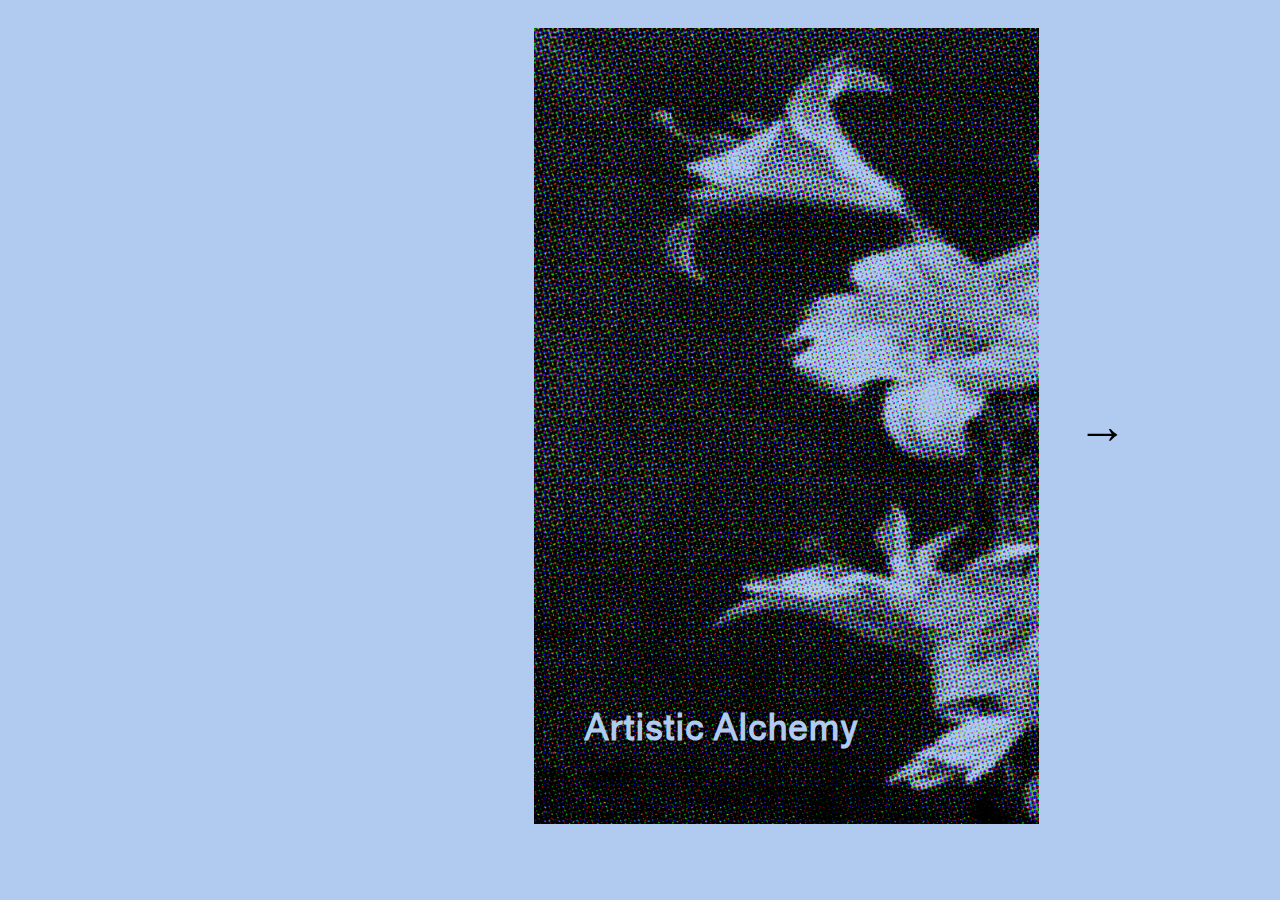
<file: index.html>
<html lang="en">
<head>
    <meta charset="UTF-8">
    <meta http-equiv="X-UA-Compatible" content="IE=edge">
    <meta name="viewport" content="width=device-width, initial-scale=1.0">
    <title>zine</title>
    <link href="styles.css" rel="stylesheet">
</head>
<body>
    <div class="container">
        <!-- <div id="prev">
            <a href="index.html"> < </a>
        </div> -->
        <div id="left-page">
            
        </div>
        <div id="right-page" class="cover" style="background-image: url(images/lily.png); background-repeat: no-repeat; background-size: cover;">
            <h1 class="title">Artistic Alchemy</h1>
        </div>
        <div id="next">
            <a href="pages/archive/index.html"> → </a>
        </div>
    </div>
</body>
</html>
</file>
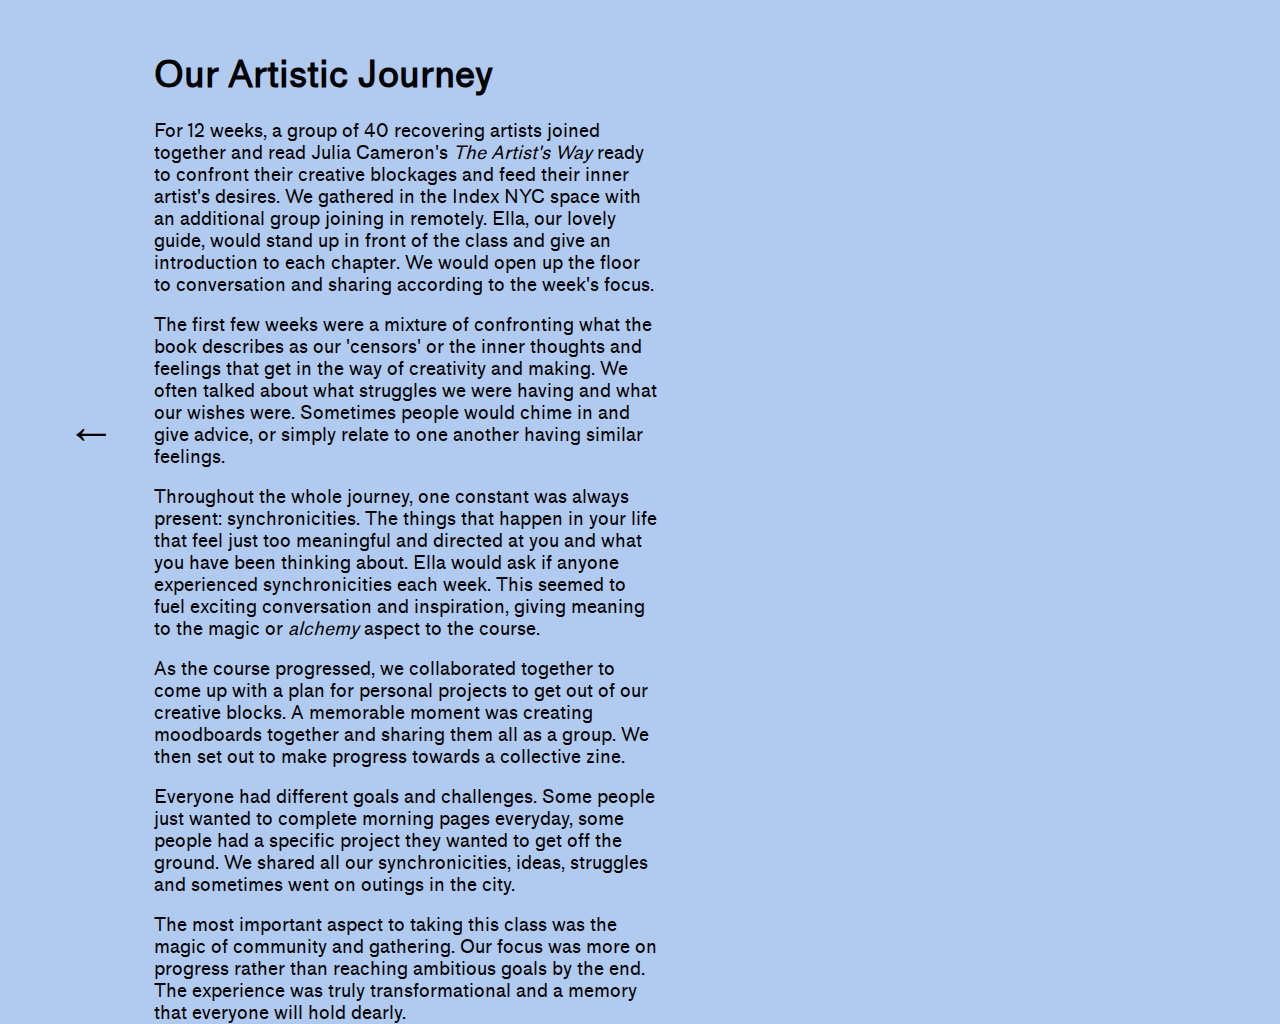
<file: pages/about/index.html>
<html lang="en">
<head>
    <meta charset="UTF-8">
    <meta http-equiv="X-UA-Compatible" content="IE=edge">
    <meta name="viewport" content="width=device-width, initial-scale=1.0">
    <title>zine</title>
    <link href="../../styles.css" rel="stylesheet">
</head>
<body>
    <div class="container">
        <div id="prev">
            <a href="../archive/index.html"> ← </a>
        </div>
        <div id="left-page">
            <div class="about-page">
                <h1>Our Artistic Journey</h1>
                <p>For 12 weeks, a group of 40 recovering artists joined together and read Julia Cameron's <em>The Artist's Way</em> ready to confront their creative blockages and feed their inner artist's desires. We gathered in the Index NYC space with an additional group joining in remotely. Ella, our lovely guide, would stand up in front of the class and give an introduction to each chapter. We would open up the floor to conversation and sharing according to the week's focus.</p>
                <p>The first few weeks were a mixture of confronting what the book describes as our 'censors' or the inner thoughts and feelings that get in the way of creativity and making. We often talked about what struggles we were having and what our wishes were. Sometimes people would chime in and give advice, or simply relate to one another having similar feelings.</p>
                <p>Throughout the whole journey, one constant was always present: synchronicities. The things that happen in your life that feel just too meaningful and directed at you and what you have been thinking about. Ella would ask if anyone experienced synchronicities each week. This seemed to fuel exciting conversation and inspiration, giving meaning to the magic or <em>alchemy</em> aspect to the course.</p>
                <p>As the course progressed, we collaborated together to come up with a plan for personal projects to get out of our creative blocks. A memorable moment was creating moodboards together and sharing them all as a group. We then set out to make progress towards a collective zine.</p>
                <p>Everyone had different goals and challenges. Some people just wanted to complete morning pages everyday, some people had a specific project they wanted to get off the ground. We shared all our synchronicities, ideas, struggles and sometimes went on outings in the city.</p>
                <p>The most important aspect to taking this class was the magic of community and gathering. Our focus was more on progress rather than reaching ambitious goals by the end. The experience was truly transformational and a memory that everyone will hold dearly.</p>
            </div>
        </div>
        <div id="right-page">

        </div>
        <!-- <div id="next">
            <a href="page2.html"> > </a>
        </div> -->
    </div>
</body>
</html>
</file>
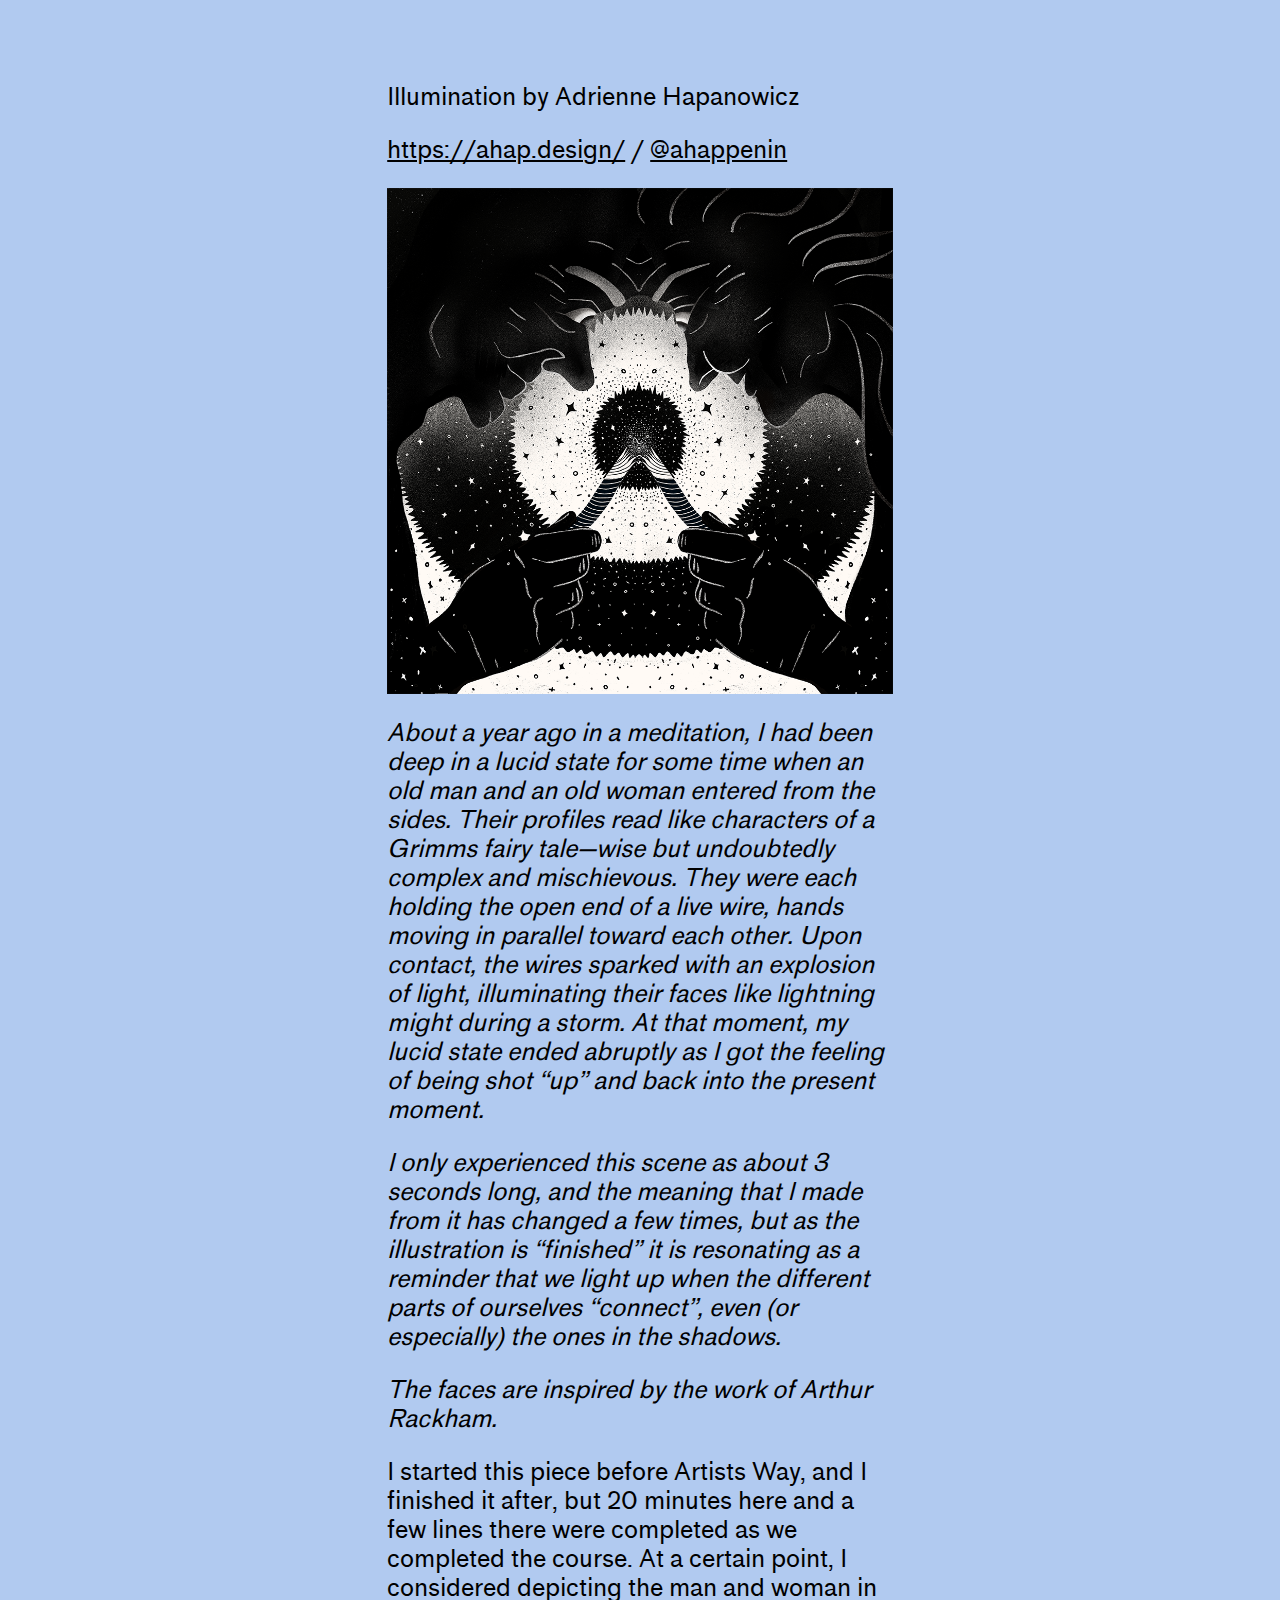
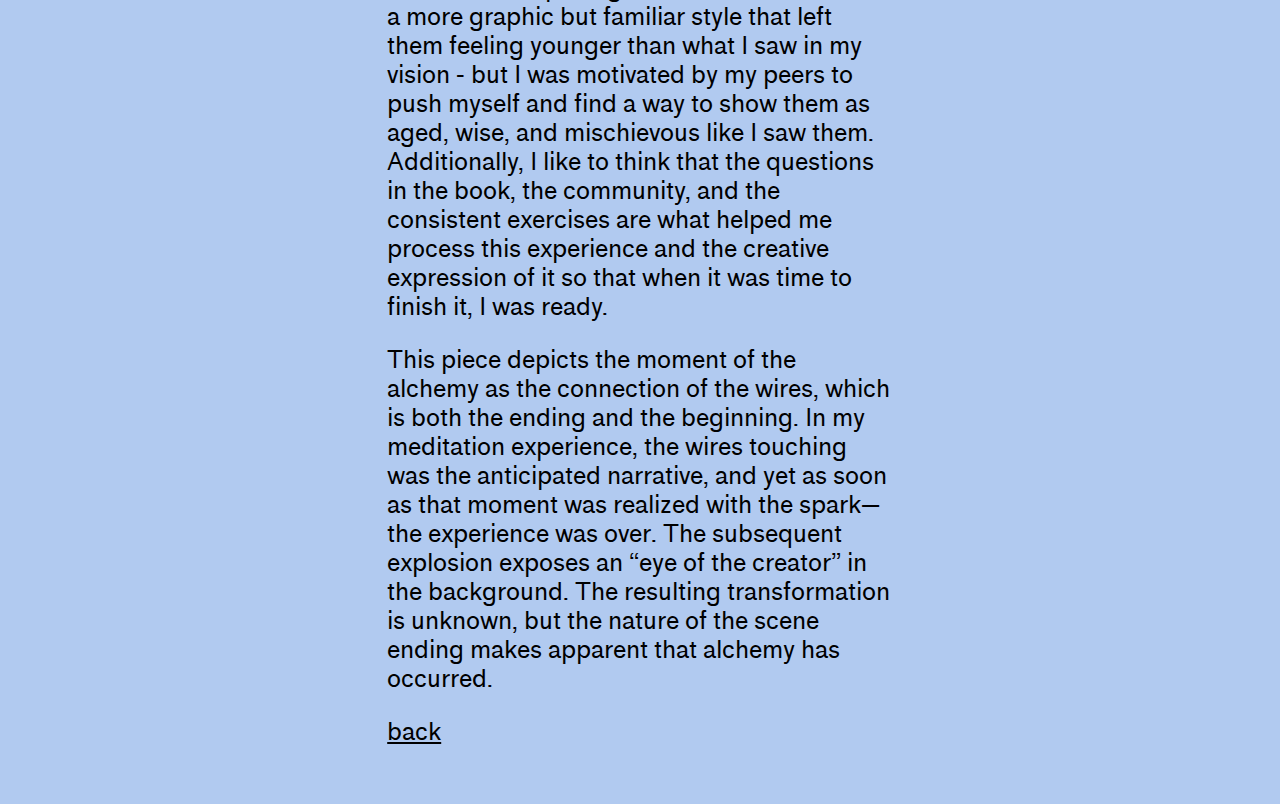
<file: pages/archive/pages/addrienne.html>
<html lang="en">
<head>
    <meta charset="UTF-8">
    <meta name="viewport" content="width=device-width, initial-scale=1.0">
    <title>Illumination by Adrienne Hapanowicz</title>

    <link rel="stylesheet" href="styles.css">
</head>
<body>
    <div class="container">
        <p> Illumination by Adrienne Hapanowicz</p>
        <p><a href="https://ahap.design/">https://ahap.design/</a> / <a href="https://www.instagram.com/ahappenin/">@ahappenin</a></p>
        <img src="../../../images/adrienne.png" alt="" width="100%">
        <p><em>About a year ago in a meditation, I had been deep in a lucid state for some time when an old man and an old woman entered from the sides. Their profiles read like characters of a Grimms fairy tale—wise but undoubtedly complex and mischievous. They were each holding the open end of a live wire, hands moving in parallel toward each other. Upon contact, the wires sparked with an explosion of light, illuminating their faces like lightning might during a storm. At that moment, my lucid state ended abruptly as I got the feeling of being shot “up” and back into the present moment. </em></p>
        <p><em>I only experienced this scene as about 3 seconds long, and the meaning that I made from it has changed a few times, but as the illustration is “finished” it is resonating as a reminder that we light up when the different parts of ourselves “connect”, even (or especially) the ones in the shadows.</em></p>
        <p><em>The faces are inspired by the work of Arthur Rackham.</em></p>

        <p>I started this piece before Artists Way, and I finished it after, but 20 minutes here and a few lines there were completed as we completed the course. At a certain point, I considered depicting the man and woman in a more graphic but familiar style that left them feeling younger than what I saw in my vision - but I was motivated by my peers to push myself and find a way to show them as aged, wise, and mischievous like I saw them. Additionally, I like to think that the questions in the book, the community, and the consistent exercises are what helped me process this experience and the creative expression of it so that when it was time to finish it, I was ready.</p>
        <p>This piece depicts the moment of the alchemy as the connection of the wires, which is both the ending and the beginning. In my meditation experience, the wires touching was the anticipated narrative, and yet as soon as that moment was realized with the spark—the experience was over. The subsequent explosion exposes an “eye of the creator” in the background. The resulting transformation is unknown, but the nature of the scene ending makes apparent that alchemy has occurred.</p>

        <a style="text-align: center" href="../index.html">back</a>
    </div>
</body>
</html>
</file>
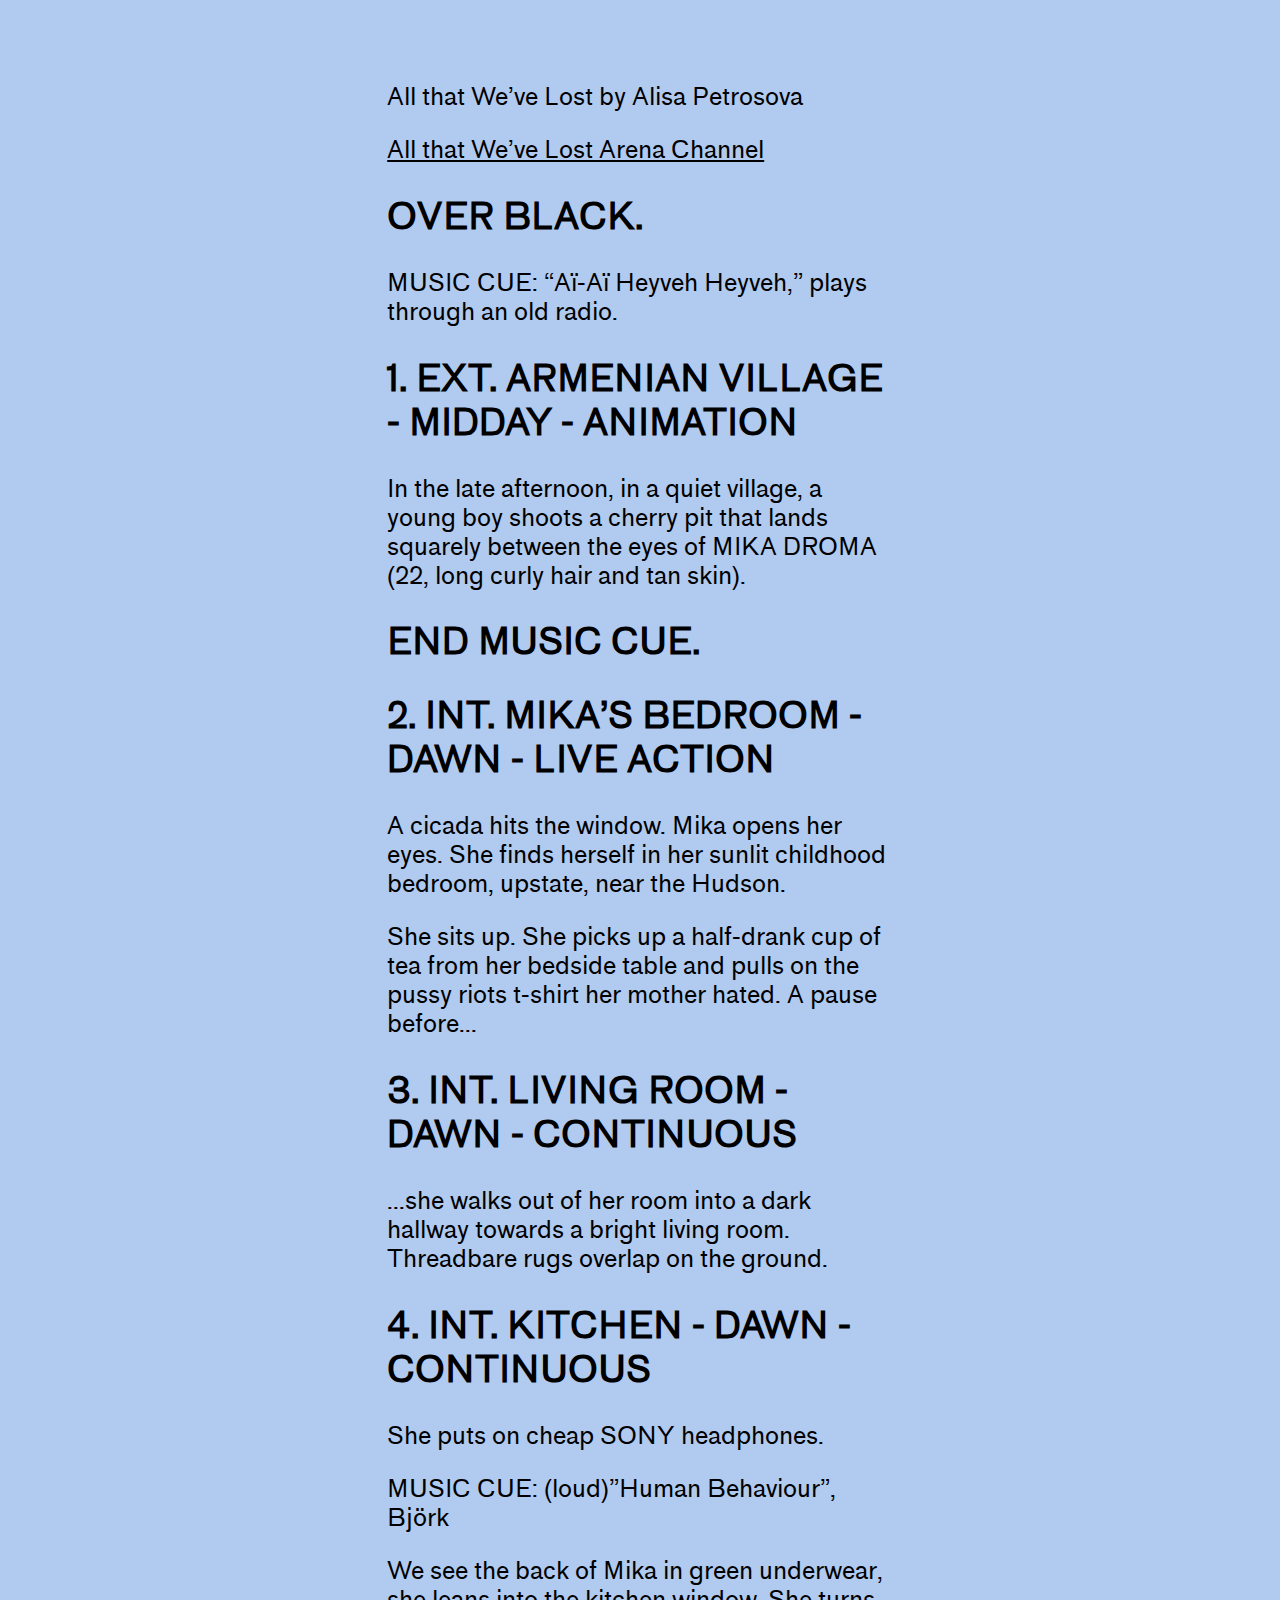
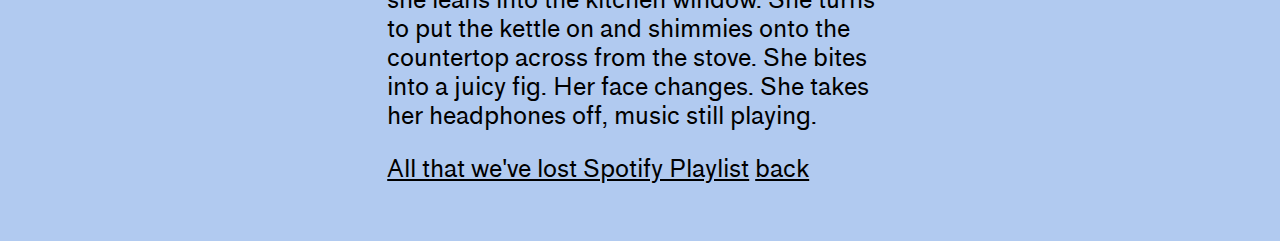
<file: pages/archive/pages/alisa.html>
<html lang="en">
<head>
    <meta charset="UTF-8">
    <meta name="viewport" content="width=device-width, initial-scale=1.0">
    <title> All that We’ve Lost by Alisa Petrosova</title>

    <link rel="stylesheet" href="styles.css">
</head>
<body>
    <div class="container">
        <p> All that We’ve Lost by Alisa Petrosova</p>
        <a href="https://www.are.na/alisa-petrosova/allthatwe-velost">All that We’ve Lost Arena Channel</a>
        <h2>OVER BLACK.</h2>
        <p>MUSIC CUE: “Aï-Aï Heyveh Heyveh,” plays through an old radio.</p>

        <h2>1. EXT. ARMENIAN VILLAGE - MIDDAY - ANIMATION</h2>
        <p>In the late afternoon, in a quiet village, a young boy shoots a cherry pit that lands squarely between the eyes of MIKA DROMA (22, long curly hair and tan skin).</p>
        <h2>END MUSIC CUE.</h2>
        <h2>2. INT. MIKA’S BEDROOM - DAWN - LIVE ACTION</h2>
        <p>A cicada hits the window. Mika opens her eyes. She finds herself in her sunlit childhood bedroom, upstate, near the Hudson. </p>
        <p>She sits up. She picks up a half-drank cup of tea from her bedside table and pulls on the pussy riots t-shirt her mother hated. A pause before...</p>
        <h2>3. INT. LIVING ROOM - DAWN - CONTINUOUS</h2>
        <p>...she walks out of her room into a dark hallway towards a bright living room. Threadbare rugs overlap on the ground. </p>
        <h2>4. INT. KITCHEN - DAWN - CONTINUOUS</h2>
        <p>She puts on cheap SONY headphones.</p>
        <p>MUSIC CUE: (loud)”Human Behaviour”, Björk</p>
        <p>We see the back of Mika in green underwear, she leans into the kitchen window. She turns to put the kettle on and shimmies onto the countertop across from the stove. She bites into a juicy fig. Her face changes. She takes her headphones off, music still playing.</p>
        <a href="https://open.spotify.com/playlist/0cHx6EYPA2QrJ3yJZSwJWo?si=fc2c2e17b0e141b1">All that we've lost Spotify Playlist</a>



        <a style="text-align: center" href="../index.html">back</a>
    </div>
</body>
</html>
</file>
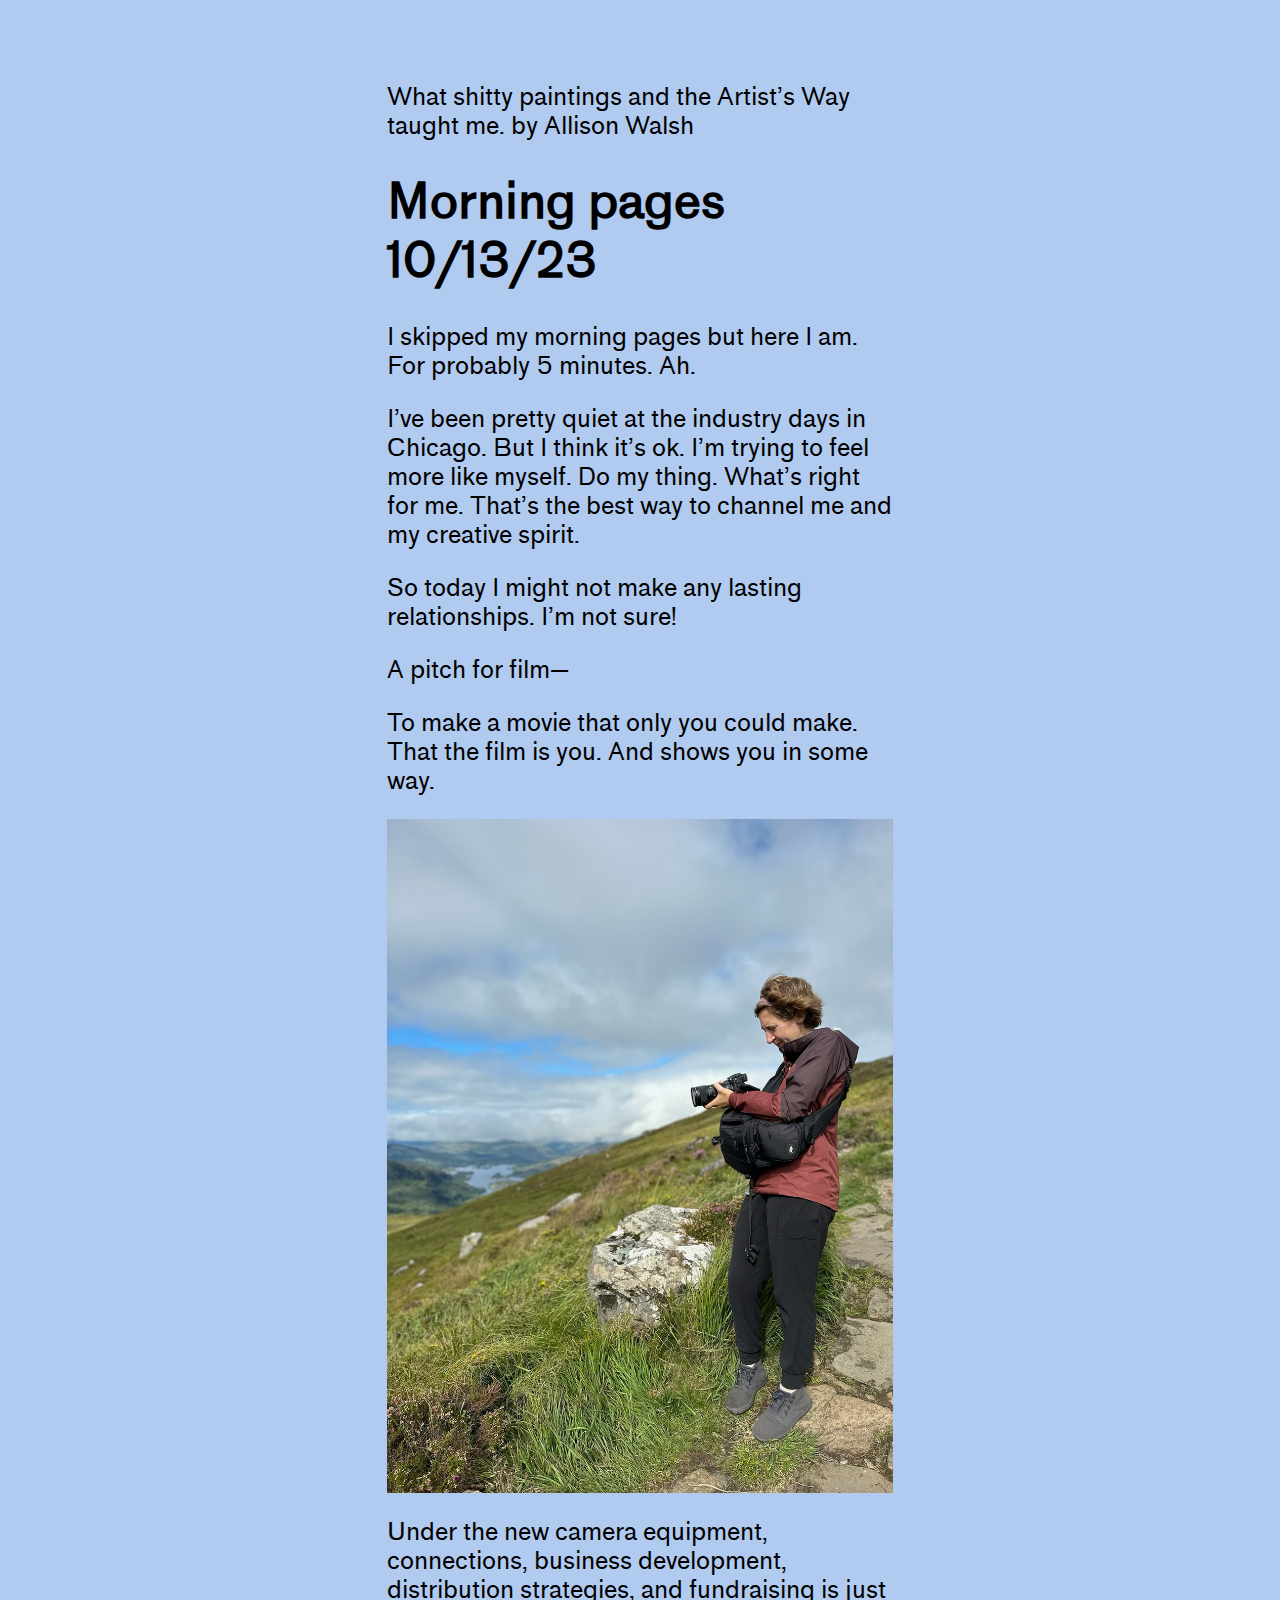
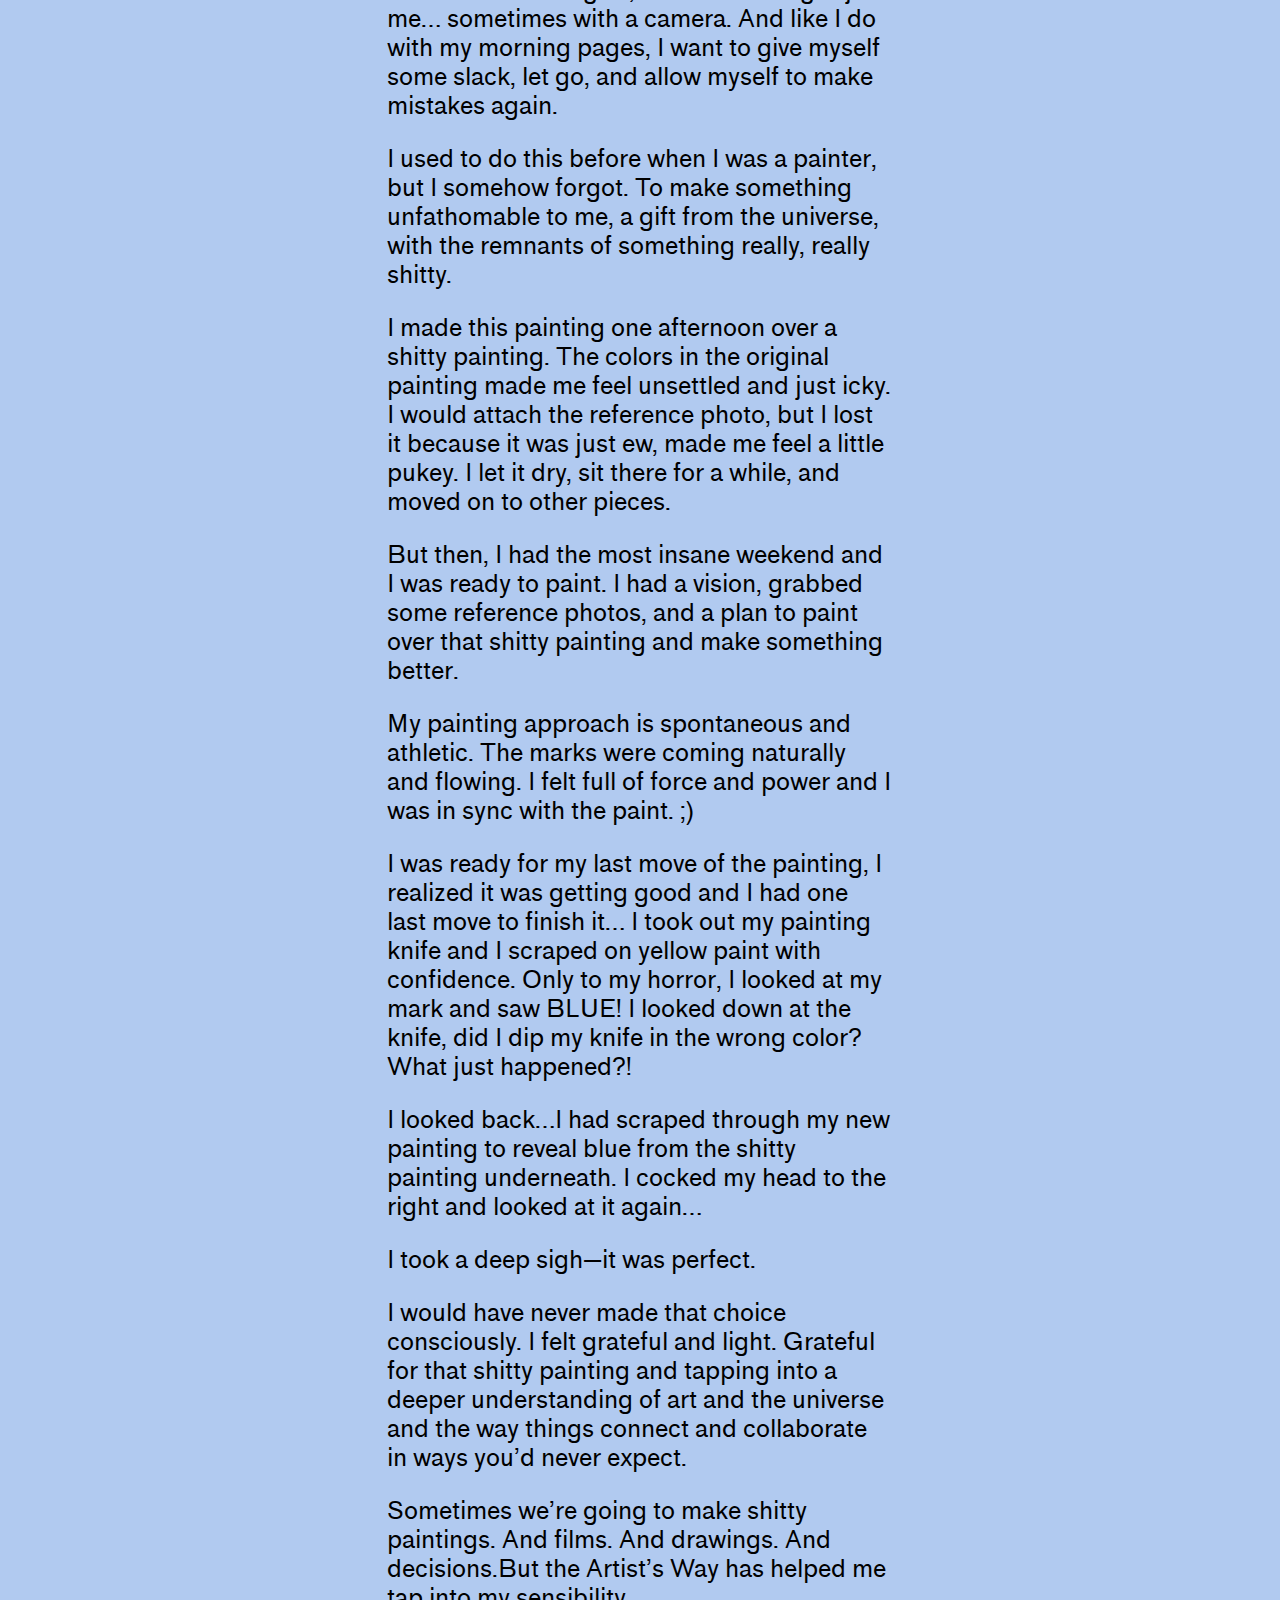
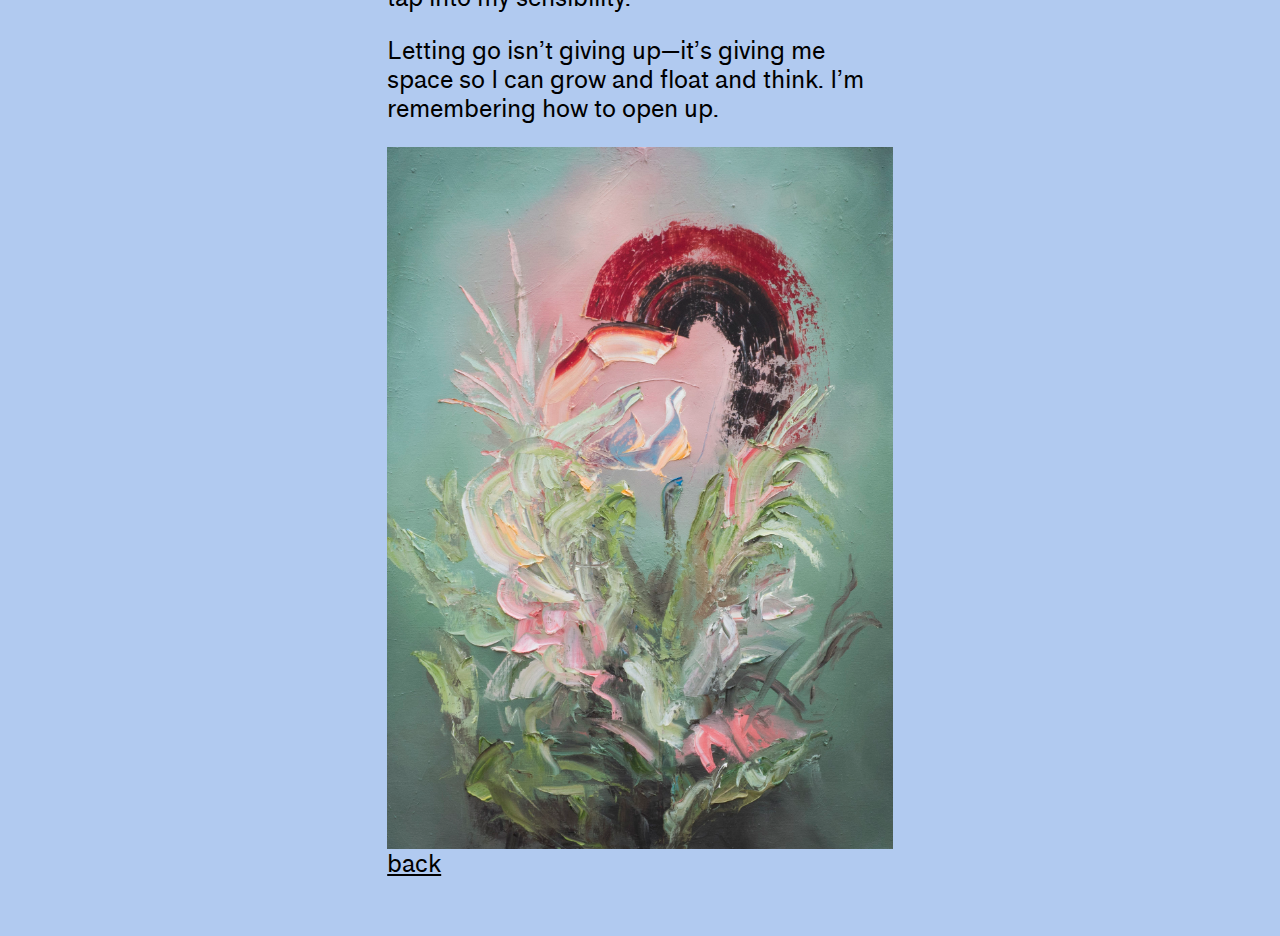
<file: pages/archive/pages/allison.html>
<html lang="en">
<head>
    <meta charset="UTF-8">
    <meta name="viewport" content="width=device-width, initial-scale=1.0">
    <title>What shitty paintings and the Artist’s Way taught me. by Allison Walsh</title>

    <link rel="stylesheet" href="styles.css">
</head>
<body>
    <div class="container">
        <p>What shitty paintings and the Artist’s Way taught me. by Allison Walsh </p>
        <h1>Morning pages 10/13/23 </h1>
        <p>I skipped my morning pages but here I am. For probably 5 minutes. Ah.</p>
        <p>I’ve been pretty quiet at the industry days in Chicago. But I think it’s ok. I’m trying to feel more like myself. Do my thing. What’s right for me. That’s the best way to channel me and my creative spirit.</p>
        <p>So today I might not make any lasting relationships. I’m not sure!</p>
        <p>A pitch for film—</p>
        <p>To make a movie that only you could make. That the film is you. And shows you in some way.</p>
        <img width="100%" src="../../../images/allison_camera.png">
        <p>Under the new camera equipment, connections, business development, distribution strategies, and fundraising is just me… sometimes with a camera. And like I do with my morning pages, I want to give myself some slack, let go, and allow myself to make mistakes again. </p>
        <p>I used to do this before when I was a painter, but I somehow forgot. To make something unfathomable to me, a gift from the universe, with the remnants of something really, really shitty. 
        </p>
        <p>I made this painting one afternoon over a shitty painting. The colors in the original painting made me feel unsettled and just icky. I would attach the reference photo, but I lost it because it was just ew, made me feel a little pukey. I let it dry, sit there for a while, and moved on to other pieces. 
        </p>
        <p>But then, I had the most insane weekend and I was ready to paint. I had a vision, grabbed some reference photos, and a plan to paint over that shitty painting and make something better. 
        </p>
        <p>My painting approach is spontaneous and athletic. The marks were coming naturally and flowing. I felt full of force and power and I was in sync with the paint. ;) 
        </p>
        <p>I was ready for my last move of the painting, I realized it was getting good and I had one last move to finish it… I took out my painting knife and I scraped on yellow paint with confidence. Only to my horror, I looked at my mark and saw BLUE! I looked down at the knife, did I dip my knife in the wrong color? What just happened?!
        </p>
        <p>I looked back…I had scraped through my new painting to reveal blue from the shitty painting underneath. I cocked my head to the right and looked at it again…
        </p>
        <p>I took a deep sigh—it was perfect.</p>
        <p>I would have never made that choice consciously. I felt grateful and light. Grateful for that shitty painting and tapping into a deeper understanding of art and the universe and the way things connect and collaborate in ways you’d never expect. </p>
        <p>Sometimes we’re going to make shitty paintings. And films. And drawings. And decisions.But the Artist’s Way has helped me tap into my sensibility.</p>
        <p>Letting go isn’t giving up—it’s giving me space so I can grow and float and think. I’m remembering how to open up. </p>
        <img width="100%" src="../../../images/allison_painting.jpg">

        <a style="text-align: center" href="../index.html">back</a>
    </div>
</body>
</html>
</file>
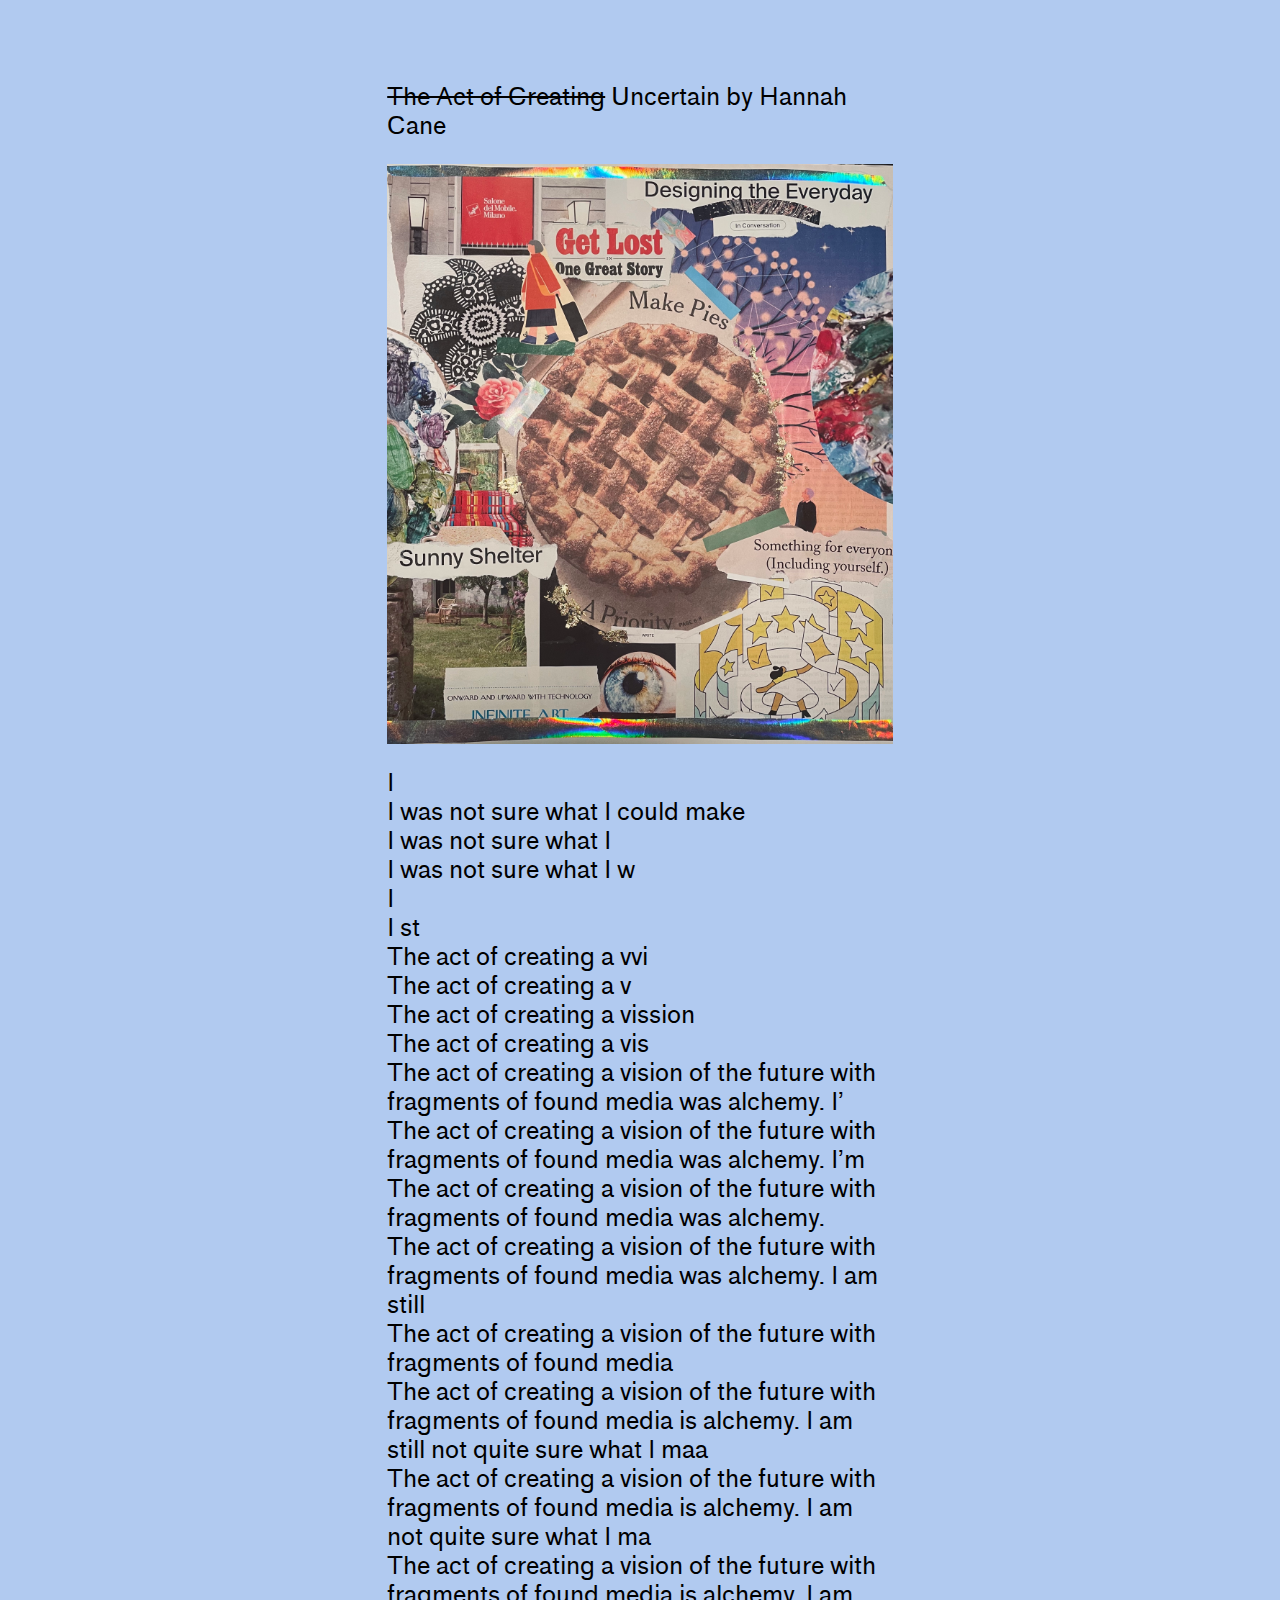
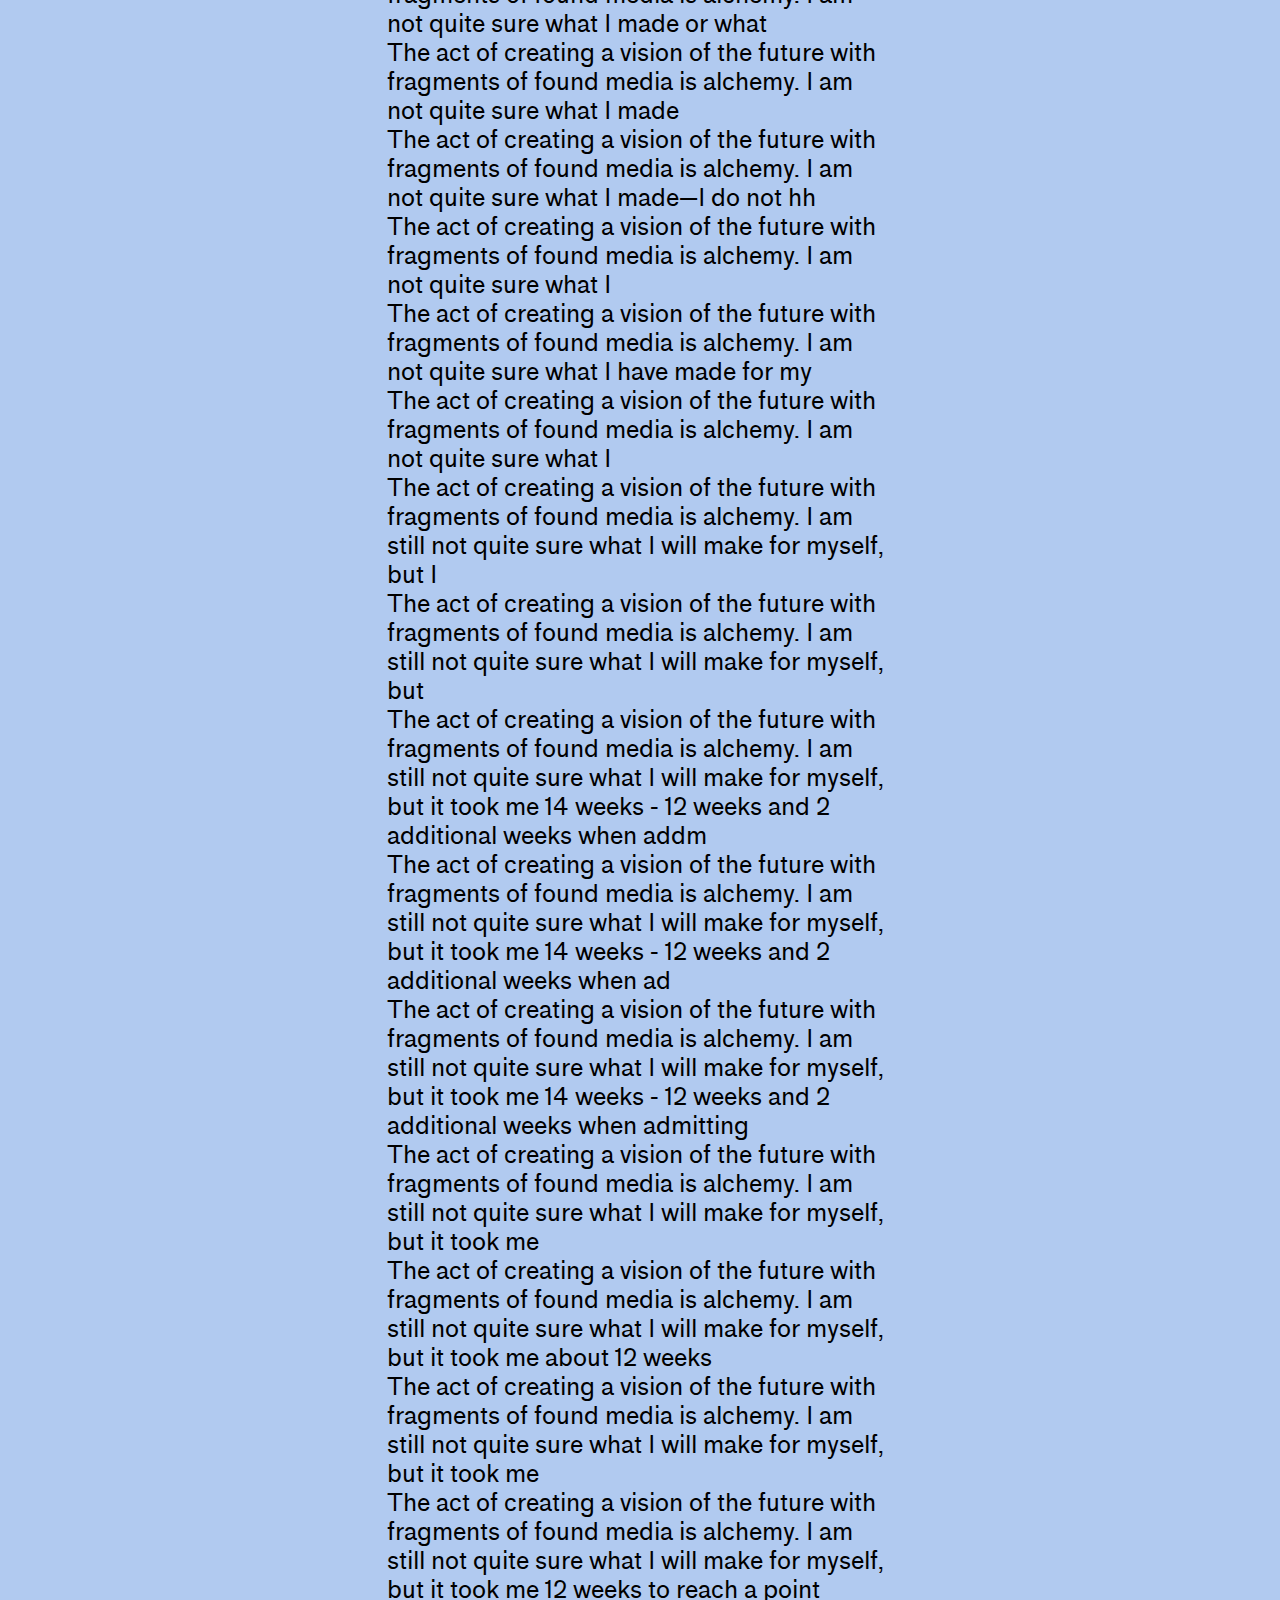
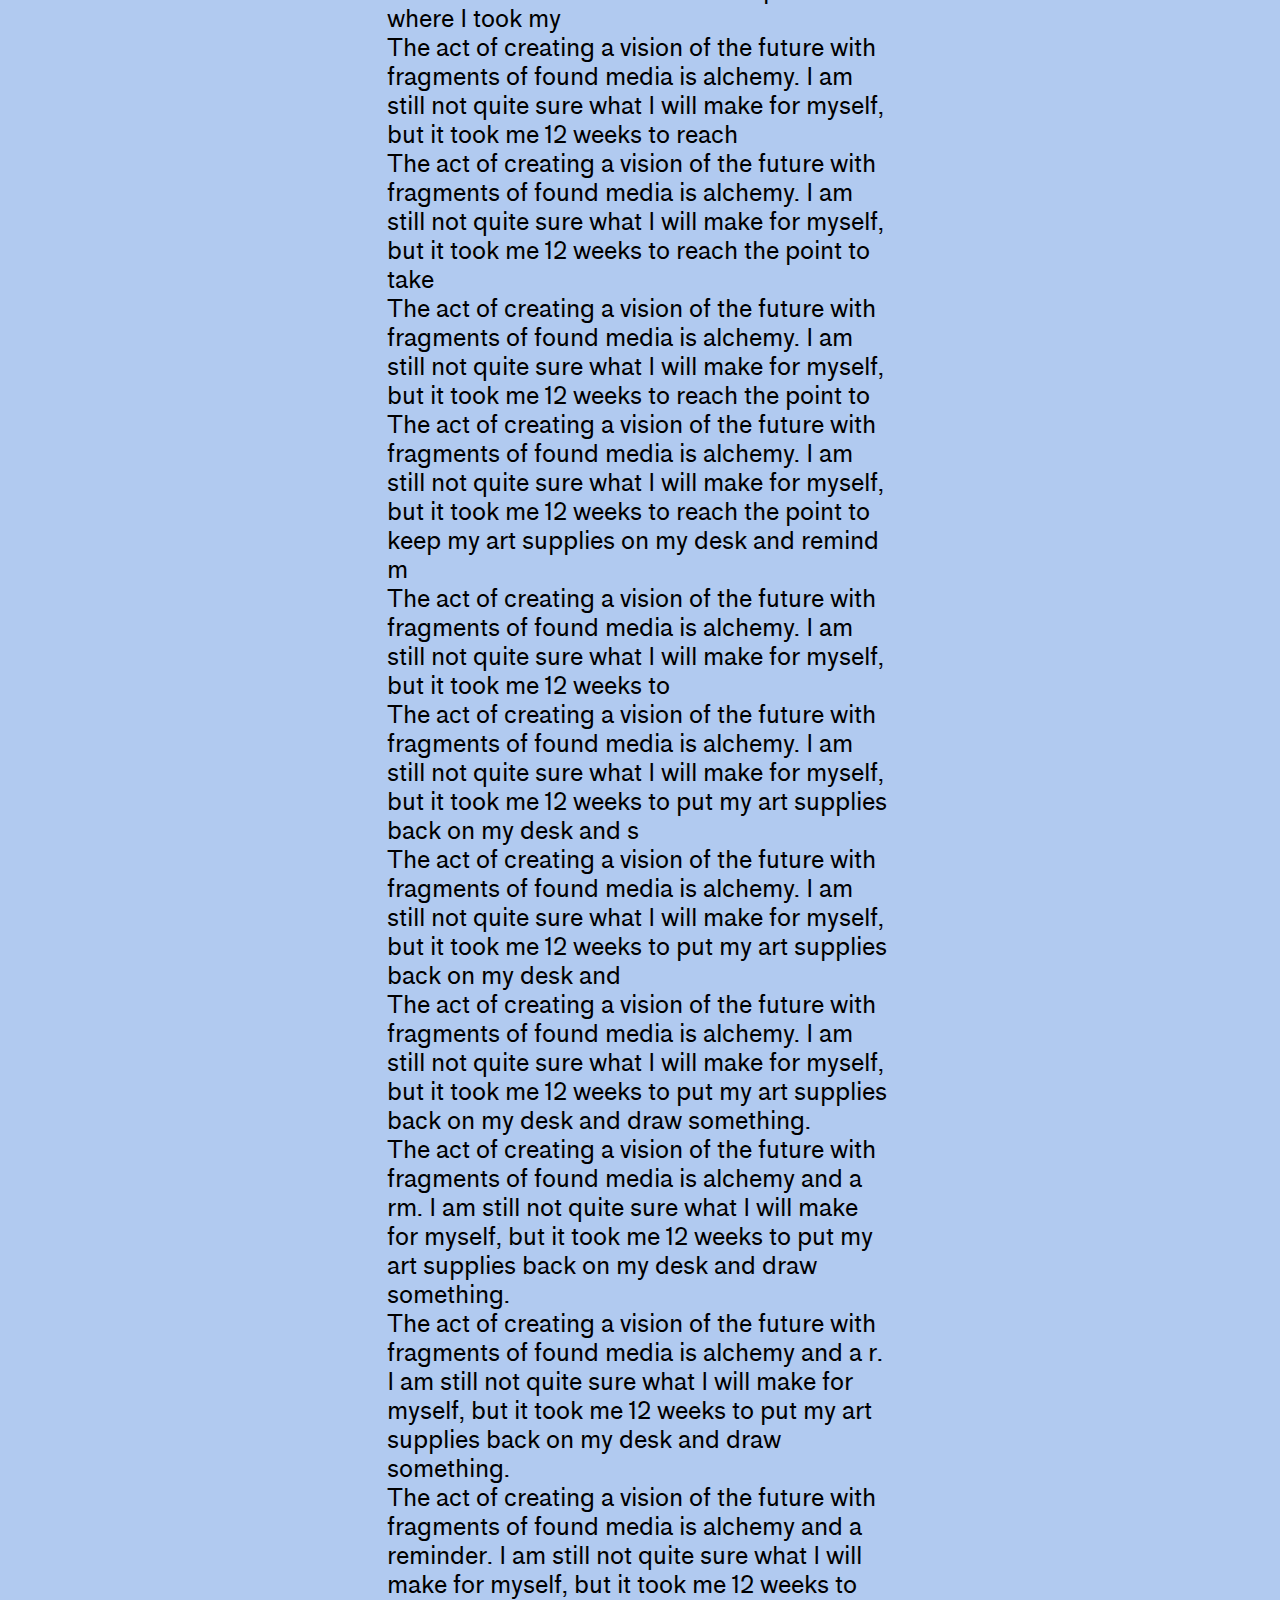
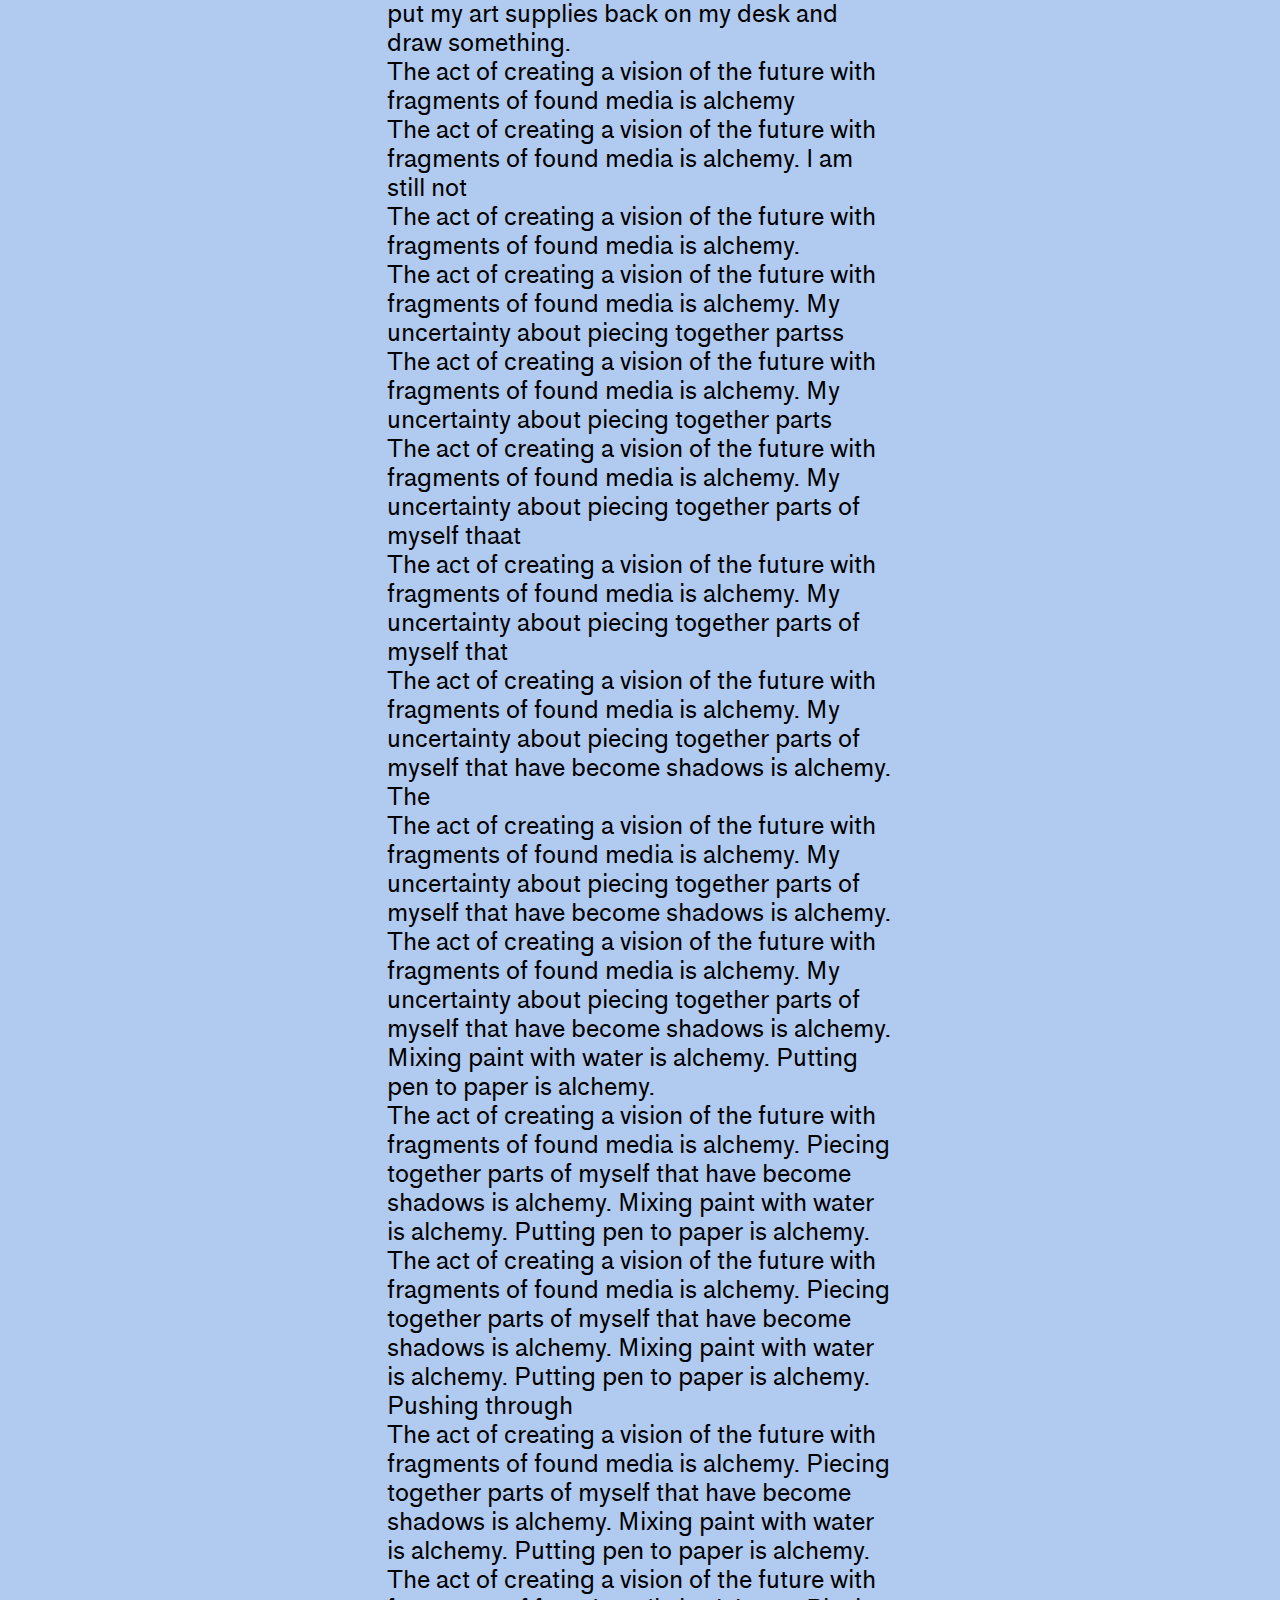
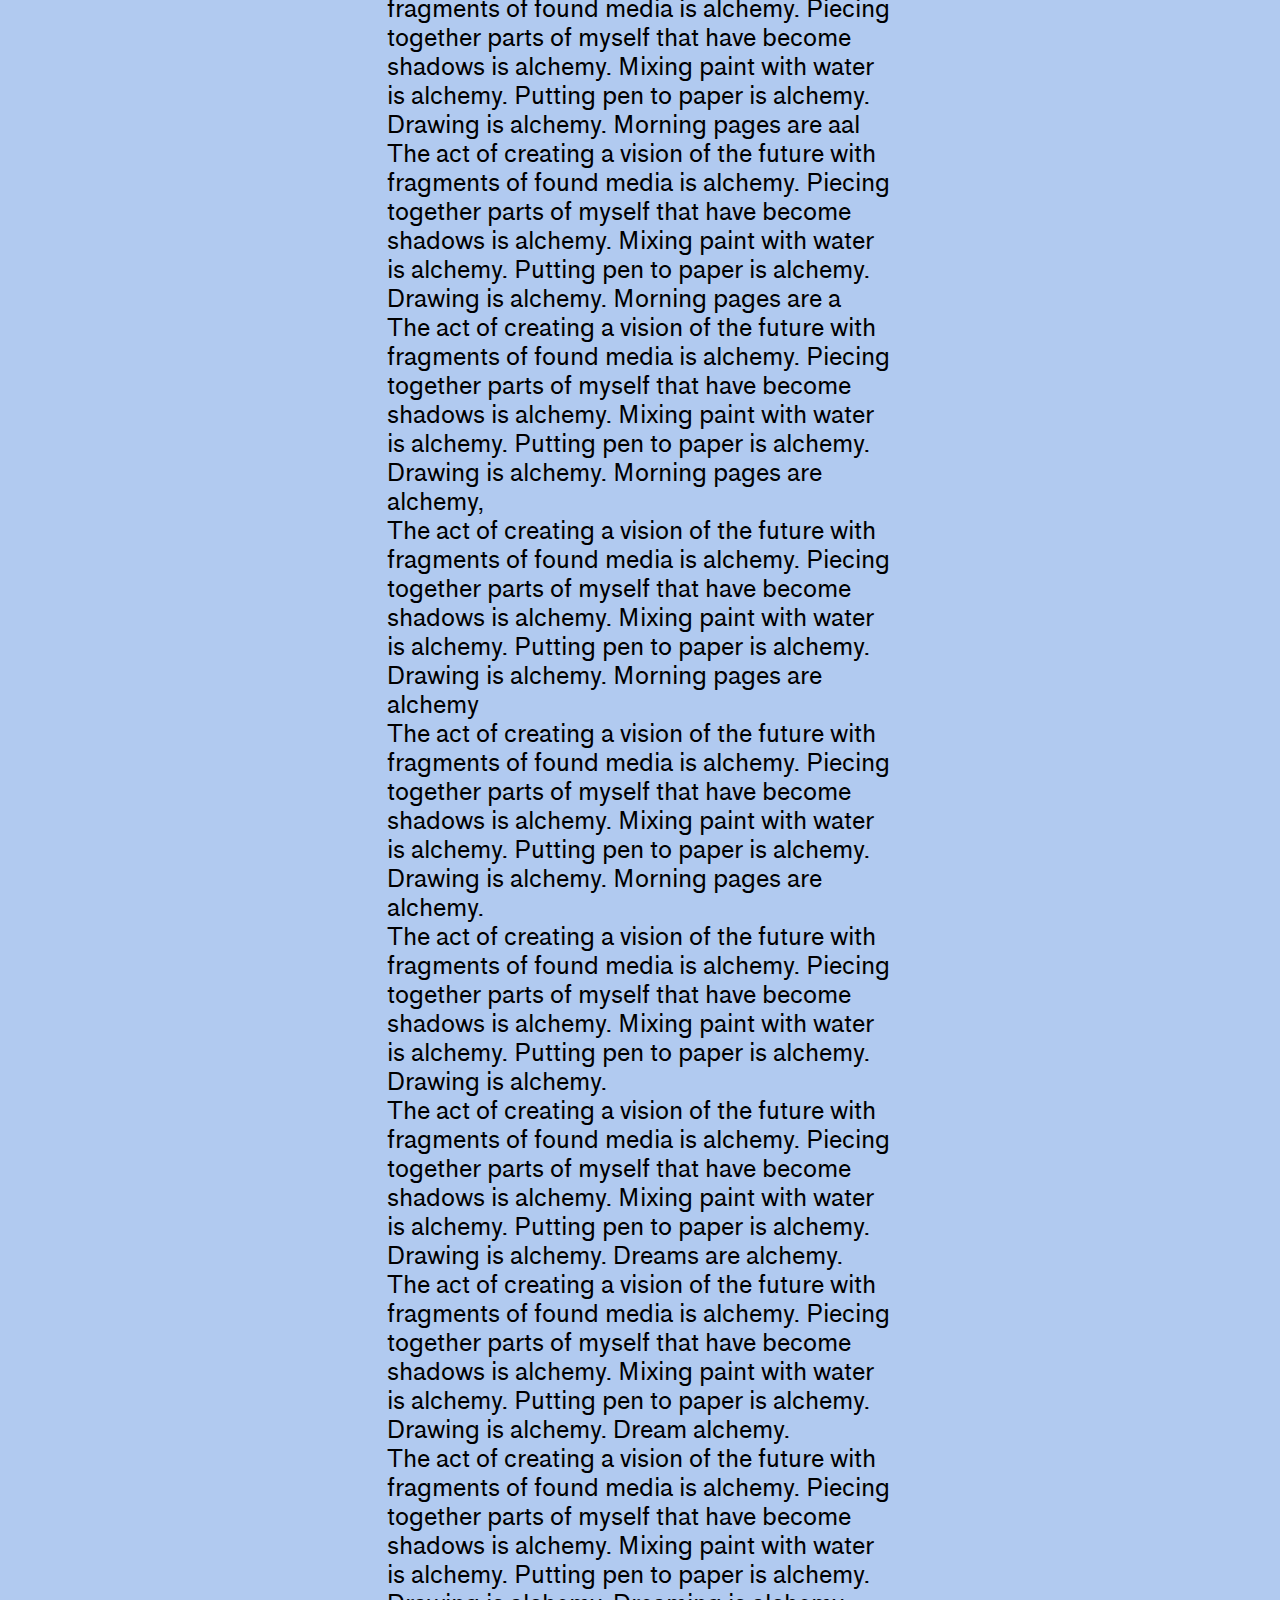
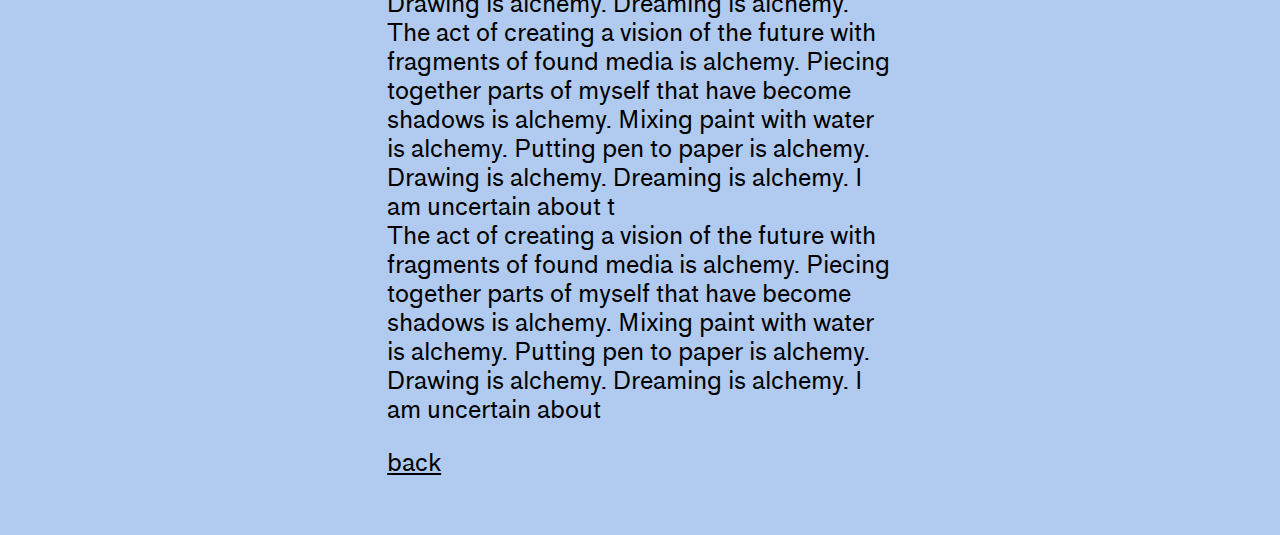
<file: pages/archive/pages/hannah.html>
<html lang="en">
<head>
    <meta charset="UTF-8">
    <meta name="viewport" content="width=device-width, initial-scale=1.0">
    <title><strike>The Act of Creating</strike> Uncertain by Hannah Cane</title>

    <link rel="stylesheet" href="styles.css">
</head>
<body>
    <div class="container">
        <p><strike>The Act of Creating</strike> Uncertain by Hannah Cane</p>
        <img src="../../../images/hannah.jpeg" alt="" width="100%">
        <p>I<br>
            I was not sure what I could make<br>
            I was not sure what I<br>
            I was not sure what I w<br>
            I<br>
            I st<br>
            The act of creating a vvi<br>
            The act of creating a v<br>
            The act of creating a vission<br>
            The act of creating a vis<br>
            The act of creating a vision of the future with fragments of found media was alchemy. I’<br>
            The act of creating a vision of the future with fragments of found media was alchemy. I’m<br>
            The act of creating a vision of the future with fragments of found media was alchemy.<br>
            The act of creating a vision of the future with fragments of found media was alchemy. I am still<br>
            The act of creating a vision of the future with fragments of found media<br>
            The act of creating a vision of the future with fragments of found media is alchemy. I am still not quite sure what I maa<br>
            The act of creating a vision of the future with fragments of found media is alchemy. I am not quite sure what I ma<br>
            The act of creating a vision of the future with fragments of found media is alchemy. I am not quite sure what I made or what<br>
            The act of creating a vision of the future with fragments of found media is alchemy. I am not quite sure what I made<br>
            The act of creating a vision of the future with fragments of found media is alchemy. I am not quite sure what I made—I do not hh<br>
            The act of creating a vision of the future with fragments of found media is alchemy. I am not quite sure what I<br>
            The act of creating a vision of the future with fragments of found media is alchemy. I am not quite sure what I have made for my<br>
            The act of creating a vision of the future with fragments of found media is alchemy. I am not quite sure what I<br>
            The act of creating a vision of the future with fragments of found media is alchemy. I am still not quite sure what I will make for myself, but I<br>
            The act of creating a vision of the future with fragments of found media is alchemy. I am still not quite sure what I will make for myself, but<br>
            The act of creating a vision of the future with fragments of found media is alchemy. I am still not quite sure what I will make for myself, but it took me 14 weeks - 12 weeks and 2 additional weeks when addm<br>
            The act of creating a vision of the future with fragments of found media is alchemy. I am still not quite sure what I will make for myself, but it took me 14 weeks - 12 weeks and 2 additional weeks when ad<br>
            The act of creating a vision of the future with fragments of found media is alchemy. I am still not quite sure what I will make for myself, but it took me 14 weeks - 12 weeks and 2 additional weeks when admitting<br>
            The act of creating a vision of the future with fragments of found media is alchemy. I am still not quite sure what I will make for myself, but it took me<br>
            The act of creating a vision of the future with fragments of found media is alchemy. I am still not quite sure what I will make for myself, but it took me about 12 weeks<br>
            The act of creating a vision of the future with fragments of found media is alchemy. I am still not quite sure what I will make for myself, but it took me<br>
            The act of creating a vision of the future with fragments of found media is alchemy. I am still not quite sure what I will make for myself, but it took me 12 weeks to reach a point where I took my<br>
            The act of creating a vision of the future with fragments of found media is alchemy. I am still not quite sure what I will make for myself, but it took me 12 weeks to reach<br>
            The act of creating a vision of the future with fragments of found media is alchemy. I am still not quite sure what I will make for myself, but it took me 12 weeks to reach the point to take<br>
            The act of creating a vision of the future with fragments of found media is alchemy. I am still not quite sure what I will make for myself, but it took me 12 weeks to reach the point to<br>
            The act of creating a vision of the future with fragments of found media is alchemy. I am still not quite sure what I will make for myself, but it took me 12 weeks to reach the point to keep my art supplies on my desk and remind m<br>
            The act of creating a vision of the future with fragments of found media is alchemy. I am still not quite sure what I will make for myself, but it took me 12 weeks to<br>
            The act of creating a vision of the future with fragments of found media is alchemy. I am still not quite sure what I will make for myself, but it took me 12 weeks to put my art supplies back on my desk and s<br>
            The act of creating a vision of the future with fragments of found media is alchemy. I am still not quite sure what I will make for myself, but it took me 12 weeks to put my art supplies back on my desk and<br>
            The act of creating a vision of the future with fragments of found media is alchemy. I am still not quite sure what I will make for myself, but it took me 12 weeks to put my art supplies back on my desk and draw something.<br>
            The act of creating a vision of the future with fragments of found media is alchemy and a rm. I am still not quite sure what I will make for myself, but it took me 12 weeks to put my art supplies back on my desk and draw something.<br>
            The act of creating a vision of the future with fragments of found media is alchemy and a r. I am still not quite sure what I will make for myself, but it took me 12 weeks to put my art supplies back on my desk and draw something.<br>
            The act of creating a vision of the future with fragments of found media is alchemy and a reminder. I am still not quite sure what I will make for myself, but it took me 12 weeks to put my art supplies back on my desk and draw something.<br>
            The act of creating a vision of the future with fragments of found media is alchemy<br>
            The act of creating a vision of the future with fragments of found media is alchemy. I am still not<br>
            The act of creating a vision of the future with fragments of found media is alchemy.<br>
            The act of creating a vision of the future with fragments of found media is alchemy. My uncertainty about piecing together partss<br> 
            The act of creating a vision of the future with fragments of found media is alchemy. My uncertainty about piecing together parts<br>
            The act of creating a vision of the future with fragments of found media is alchemy. My uncertainty about piecing together parts of myself thaat<br>
            The act of creating a vision of the future with fragments of found media is alchemy. My uncertainty about piecing together parts of myself that<br>
            The act of creating a vision of the future with fragments of found media is alchemy. My uncertainty about piecing together parts of myself that have become shadows is alchemy. The<br>
            The act of creating a vision of the future with fragments of found media is alchemy. My uncertainty about piecing together parts of myself that have become shadows is alchemy.<br>
            The act of creating a vision of the future with fragments of found media is alchemy. My uncertainty about piecing together parts of myself that have become shadows is alchemy. Mixing paint with water is alchemy. Putting pen to paper is alchemy.<br>
            The act of creating a vision of the future with fragments of found media is alchemy. Piecing together parts of myself that have become shadows is alchemy. Mixing paint with water is alchemy. Putting pen to paper is alchemy.<br>
            The act of creating a vision of the future with fragments of found media is alchemy. Piecing together parts of myself that have become shadows is alchemy. Mixing paint with water is alchemy. Putting pen to paper is alchemy. Pushing through<br>
            The act of creating a vision of the future with fragments of found media is alchemy. Piecing together parts of myself that have become shadows is alchemy. Mixing paint with water is alchemy. Putting pen to paper is alchemy.<br>
            The act of creating a vision of the future with fragments of found media is alchemy. Piecing together parts of myself that have become shadows is alchemy. Mixing paint with water is alchemy. Putting pen to paper is alchemy. Drawing is alchemy. Morning pages are aal<br>
            The act of creating a vision of the future with fragments of found media is alchemy. Piecing together parts of myself that have become shadows is alchemy. Mixing paint with water is alchemy. Putting pen to paper is alchemy. Drawing is alchemy. Morning pages are a<br>
            The act of creating a vision of the future with fragments of found media is alchemy. Piecing together parts of myself that have become shadows is alchemy. Mixing paint with water is alchemy. Putting pen to paper is alchemy. Drawing is alchemy. Morning pages are alchemy,<br>
            The act of creating a vision of the future with fragments of found media is alchemy. Piecing together parts of myself that have become shadows is alchemy. Mixing paint with water is alchemy. Putting pen to paper is alchemy. Drawing is alchemy. Morning pages are alchemy<br>
            The act of creating a vision of the future with fragments of found media is alchemy. Piecing together parts of myself that have become shadows is alchemy. Mixing paint with water is alchemy. Putting pen to paper is alchemy. Drawing is alchemy. Morning pages are alchemy.<br>
            The act of creating a vision of the future with fragments of found media is alchemy. Piecing together parts of myself that have become shadows is alchemy. Mixing paint with water is alchemy. Putting pen to paper is alchemy. Drawing is alchemy.<br>
            The act of creating a vision of the future with fragments of found media is alchemy. Piecing together parts of myself that have become shadows is alchemy. Mixing paint with water is alchemy. Putting pen to paper is alchemy. Drawing is alchemy. Dreams are alchemy.<br>
            The act of creating a vision of the future with fragments of found media is alchemy. Piecing together parts of myself that have become shadows is alchemy. Mixing paint with water is alchemy. Putting pen to paper is alchemy. Drawing is alchemy. Dream alchemy.<br>
            The act of creating a vision of the future with fragments of found media is alchemy. Piecing together parts of myself that have become shadows is alchemy. Mixing paint with water is alchemy. Putting pen to paper is alchemy. Drawing is alchemy. Dreaming is alchemy.<br>
            The act of creating a vision of the future with fragments of found media is alchemy. Piecing together parts of myself that have become shadows is alchemy. Mixing paint with water is alchemy. Putting pen to paper is alchemy. Drawing is alchemy. Dreaming is alchemy. I am uncertain about t<br>
            The act of creating a vision of the future with fragments of found media is alchemy. Piecing together parts of myself that have become shadows is alchemy. Mixing paint with water is alchemy. Putting pen to paper is alchemy. Drawing is alchemy. Dreaming is alchemy. I am uncertain about<br>
            </p>

        <a style="text-align: center" href="../index.html">back</a>
    </div>
</body>
</html>
</file>
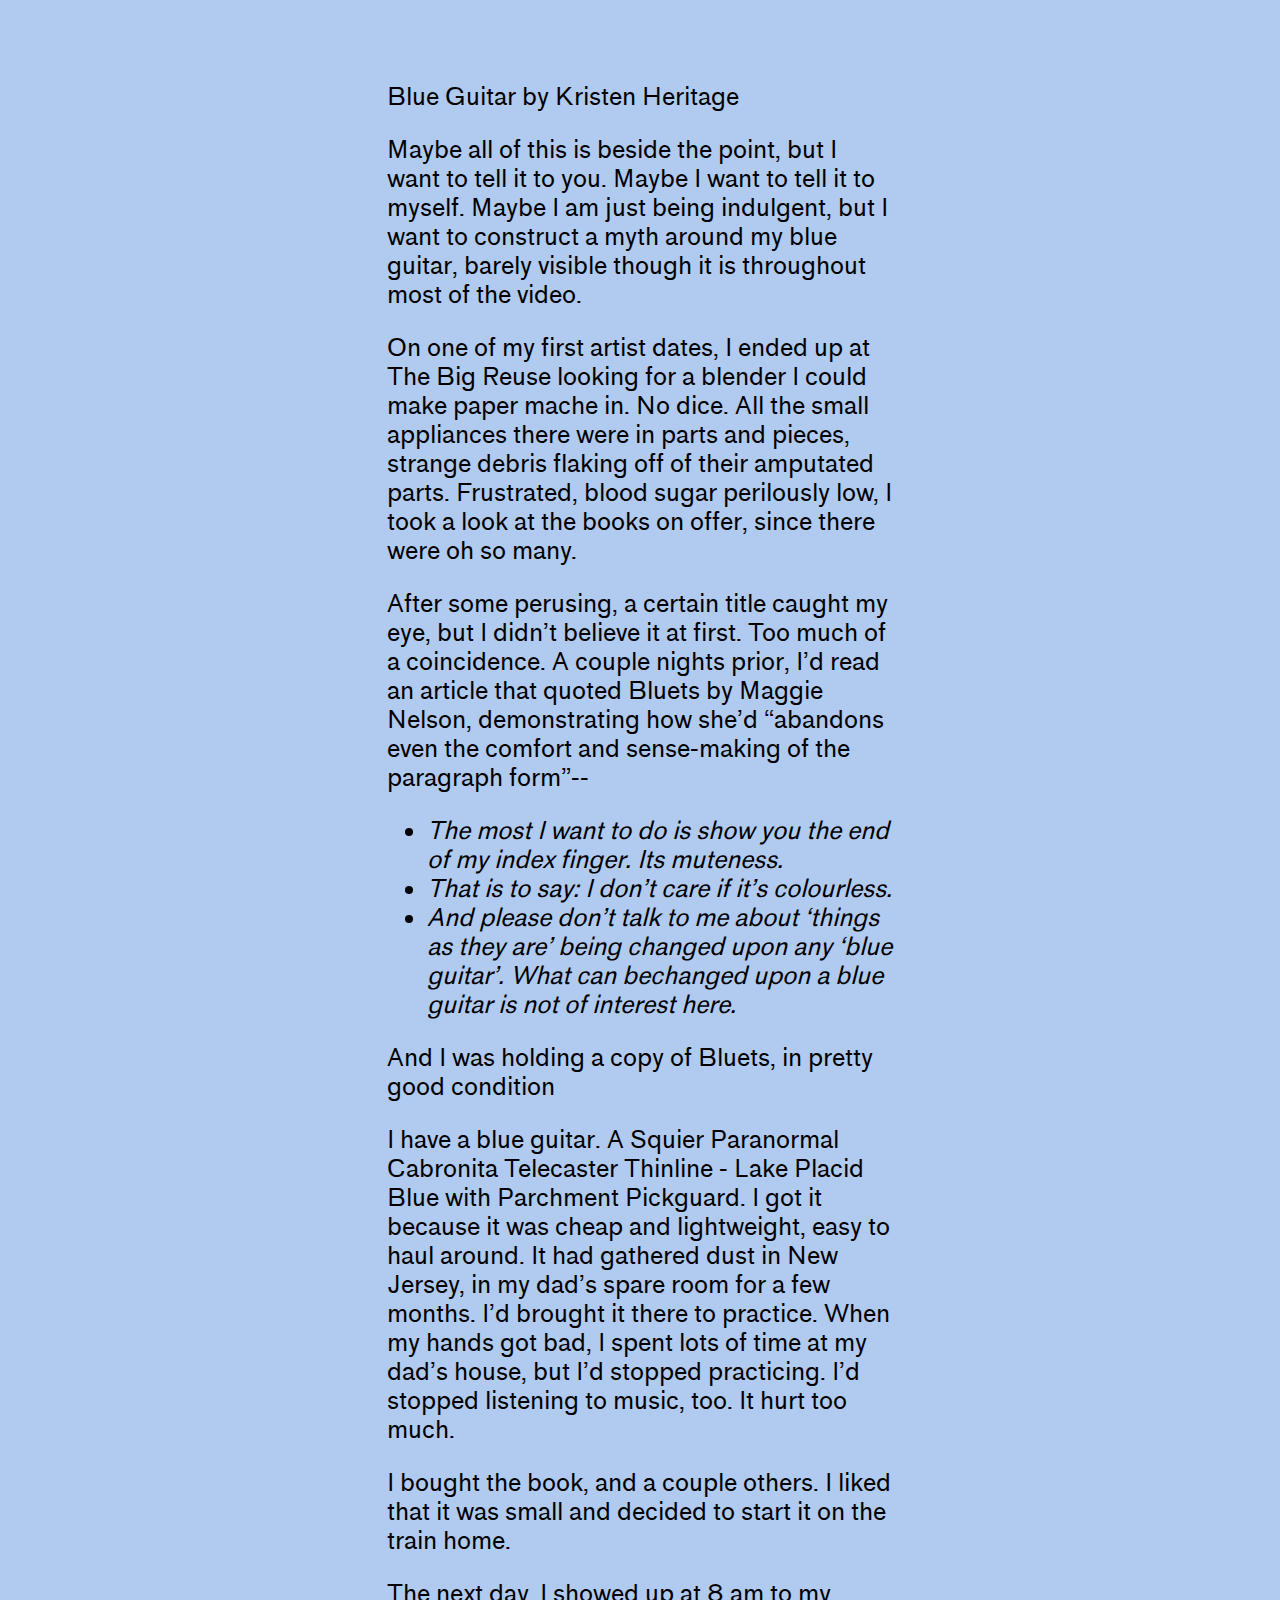
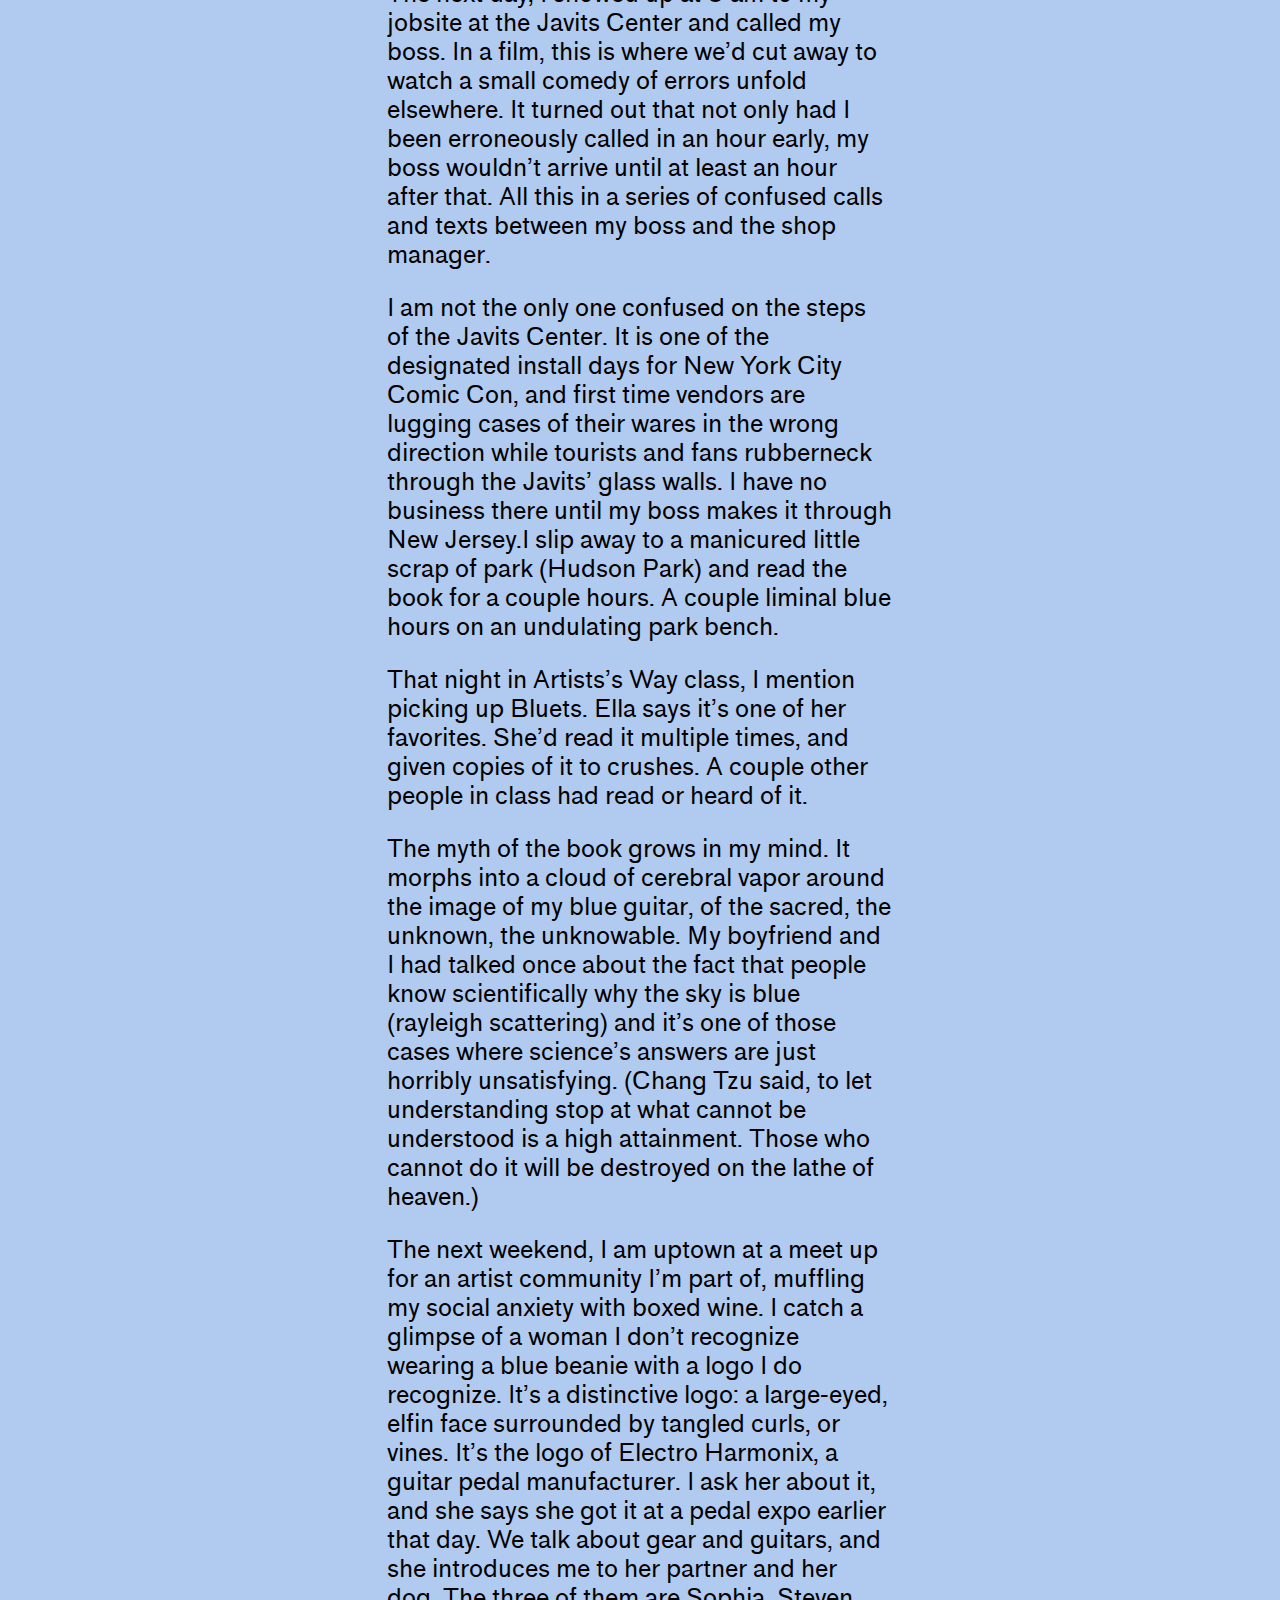
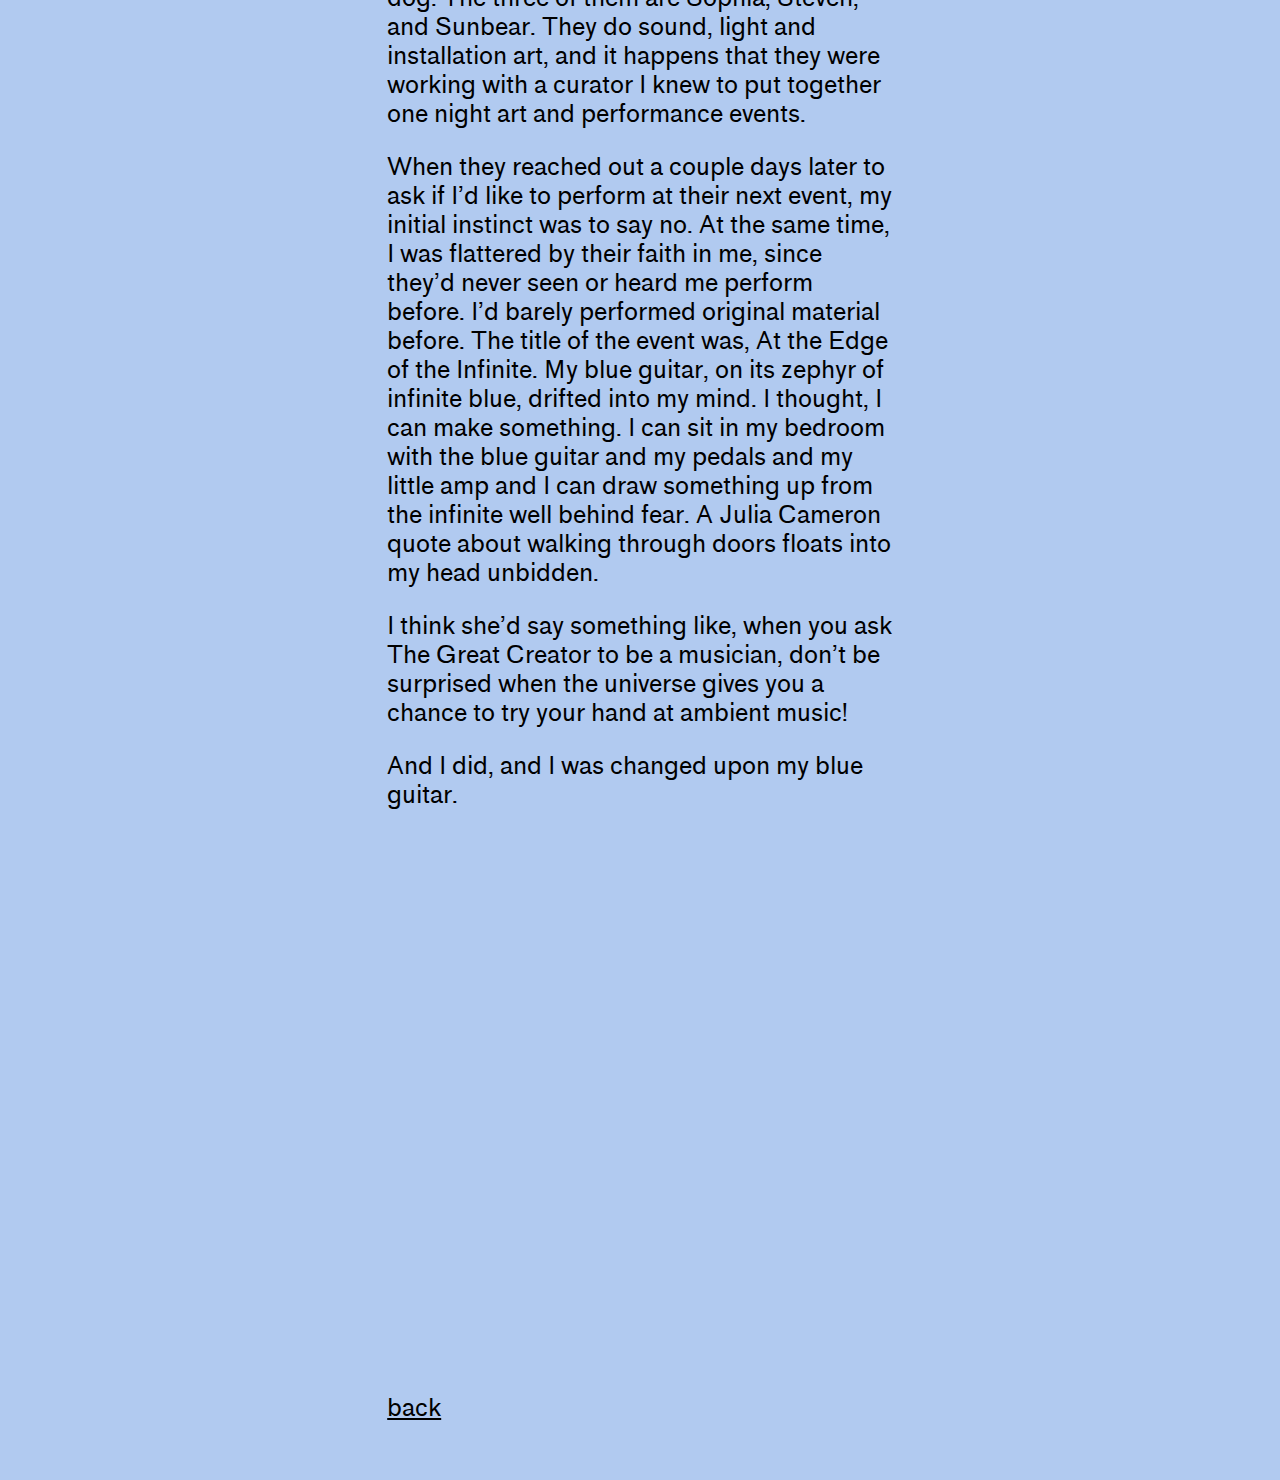
<file: pages/archive/pages/kristen.html>
<html lang="en">

<head>
    <meta charset="UTF-8">
    <meta name="viewport" content="width=device-width, initial-scale=1.0">
    <title>Blue Guitar by Kristen Heritage</title>

    <link rel="stylesheet" href="styles.css">
</head>

<body>
    <div class="container">
        <p>Blue Guitar by Kristen Heritage</p>
        <p>Maybe all of this is beside the point, but I want to tell it to you. Maybe I want to tell it to myself. Maybe
            I am just being indulgent, but I want to construct a myth around my blue guitar, barely visible though it is
            throughout most of the video.</p>
        <p>On one of my first artist dates, I ended up at The Big Reuse looking for a blender I could make paper mache
            in. No dice. All the small appliances there were in parts and pieces, strange debris flaking off of their
            amputated parts. Frustrated, blood sugar perilously low, I took a look at the books on offer, since there
            were oh so many.</p>
        <p>After some perusing, a certain title caught my eye, but I didn’t believe it at first. Too much of a
            coincidence. A couple nights prior, I’d read an article that quoted Bluets by Maggie Nelson, demonstrating
            how she’d “abandons even the comfort and sense-making of the paragraph form”--</p>
        <ul>
            <li><em>The most I want to do is show you the end of my index finger. Its muteness.</em></li>
            <li><em>That is to say: I don’t care if it’s colourless.</em></li>
            <li><em>And please don’t talk to me about ‘things as they are’ being changed upon any ‘blue guitar’. What can bechanged upon a blue guitar is not of interest here.</em></li>
        </ul>
        <p>And I was holding a copy of Bluets, in pretty good condition</p>
        <p>I have a blue guitar.  A Squier Paranormal Cabronita Telecaster Thinline - Lake Placid Blue with Parchment Pickguard. I got it because it was cheap and lightweight, easy to haul around.  It had gathered dust in New Jersey, in my dad’s spare room for a few months.  I’d brought it there to practice.  When my hands got bad, I spent lots of time at my dad’s house, but I’d stopped practicing.  I’d stopped listening to music, too.  It hurt too much.</p>
        <p>I bought the book, and a couple others.  I liked that it was small and decided to start it on the train home.</p>
        <p>The next day, I showed up at 8 am to my jobsite at the Javits Center and called my boss.  In a film, this is where we’d cut away to watch a small comedy of errors unfold elsewhere.  It turned out that not only had I been erroneously called in an hour early, my boss wouldn’t arrive until at least an hour after that.  All this in a series of confused calls and texts between my boss and the shop manager.</p>
        <p>I am not the only one confused on the steps of the Javits Center.  It is one of the designated install days for New York City Comic Con, and first time vendors are lugging cases of their wares in the wrong direction while tourists and fans rubberneck through the Javits’ glass walls.  I have no business there until my boss makes it through New Jersey.I slip away to a manicured little scrap of park (Hudson Park) and read the book for a couple hours.  A couple liminal blue hours on an undulating park bench.</p>
        <p>That night in Artists’s Way class, I mention picking up Bluets.  Ella says it’s one of her favorites.  She’d read it multiple times, and given copies of it to crushes.  A couple other people in class had read or heard of it.</p>
        <p>The myth of the book grows in my mind.  It morphs into a cloud of cerebral vapor around the image of my blue guitar, of the sacred, the unknown, the unknowable.  My boyfriend and I had talked once about the fact that people know scientifically why the sky is blue (rayleigh scattering) and it’s one of those cases where science’s answers are just horribly unsatisfying.  (Chang Tzu said, to let understanding stop at what cannot be understood is a high attainment. Those who cannot do it will be destroyed on the lathe of heaven.)</p>
        <p>The next weekend, I am uptown at a meet up for an artist community I’m part of, muffling my social anxiety with boxed wine.  I catch a glimpse of a woman I don’t recognize wearing a blue beanie with a logo I do recognize.  It’s a distinctive logo: a large-eyed, elfin face surrounded by tangled curls, or vines.  It’s the logo of Electro Harmonix, a guitar pedal manufacturer.  I ask her about it, and she says she got it at a pedal expo earlier that day.  We talk about gear and guitars, and she introduces me to her partner and her dog.  The three of them are Sophia, Steven, and Sunbear.  They do sound, light and installation art, and it happens that they were working with a curator I knew to put together one night art and performance events.</p>
        <p>When they reached out a couple days later to ask if I’d like to perform at their next event, my initial instinct was to say no.  At the same time, I was flattered by their faith in me, since they’d never seen or heard me perform before.  I’d barely performed original material before.  The title of the event was, At the Edge of the Infinite.  My blue guitar, on its zephyr of infinite blue, drifted into my mind.  I thought, I can make something.  I can sit in my bedroom with the blue guitar and my pedals and my little amp and I can draw something up from the infinite well behind fear.  A Julia Cameron quote about walking through doors floats into my head unbidden.</p>
        <p>I think she’d say something like, when you ask The Great Creator to be a musician, don’t be surprised when the universe gives you a chance to try your hand at ambient music!</p>
        <p>And I did, and I was changed upon my blue guitar.</p>
        <iframe src="https://player.vimeo.com/video/900589668?h=ea444a7098" width="100%" height="560" frameborder="0" allow="autoplay; fullscreen; picture-in-picture" allowfullscreen></iframe>

        <a style="text-align: center" href="../index.html">back</a>
    </div>
</body>

</html>
</file>
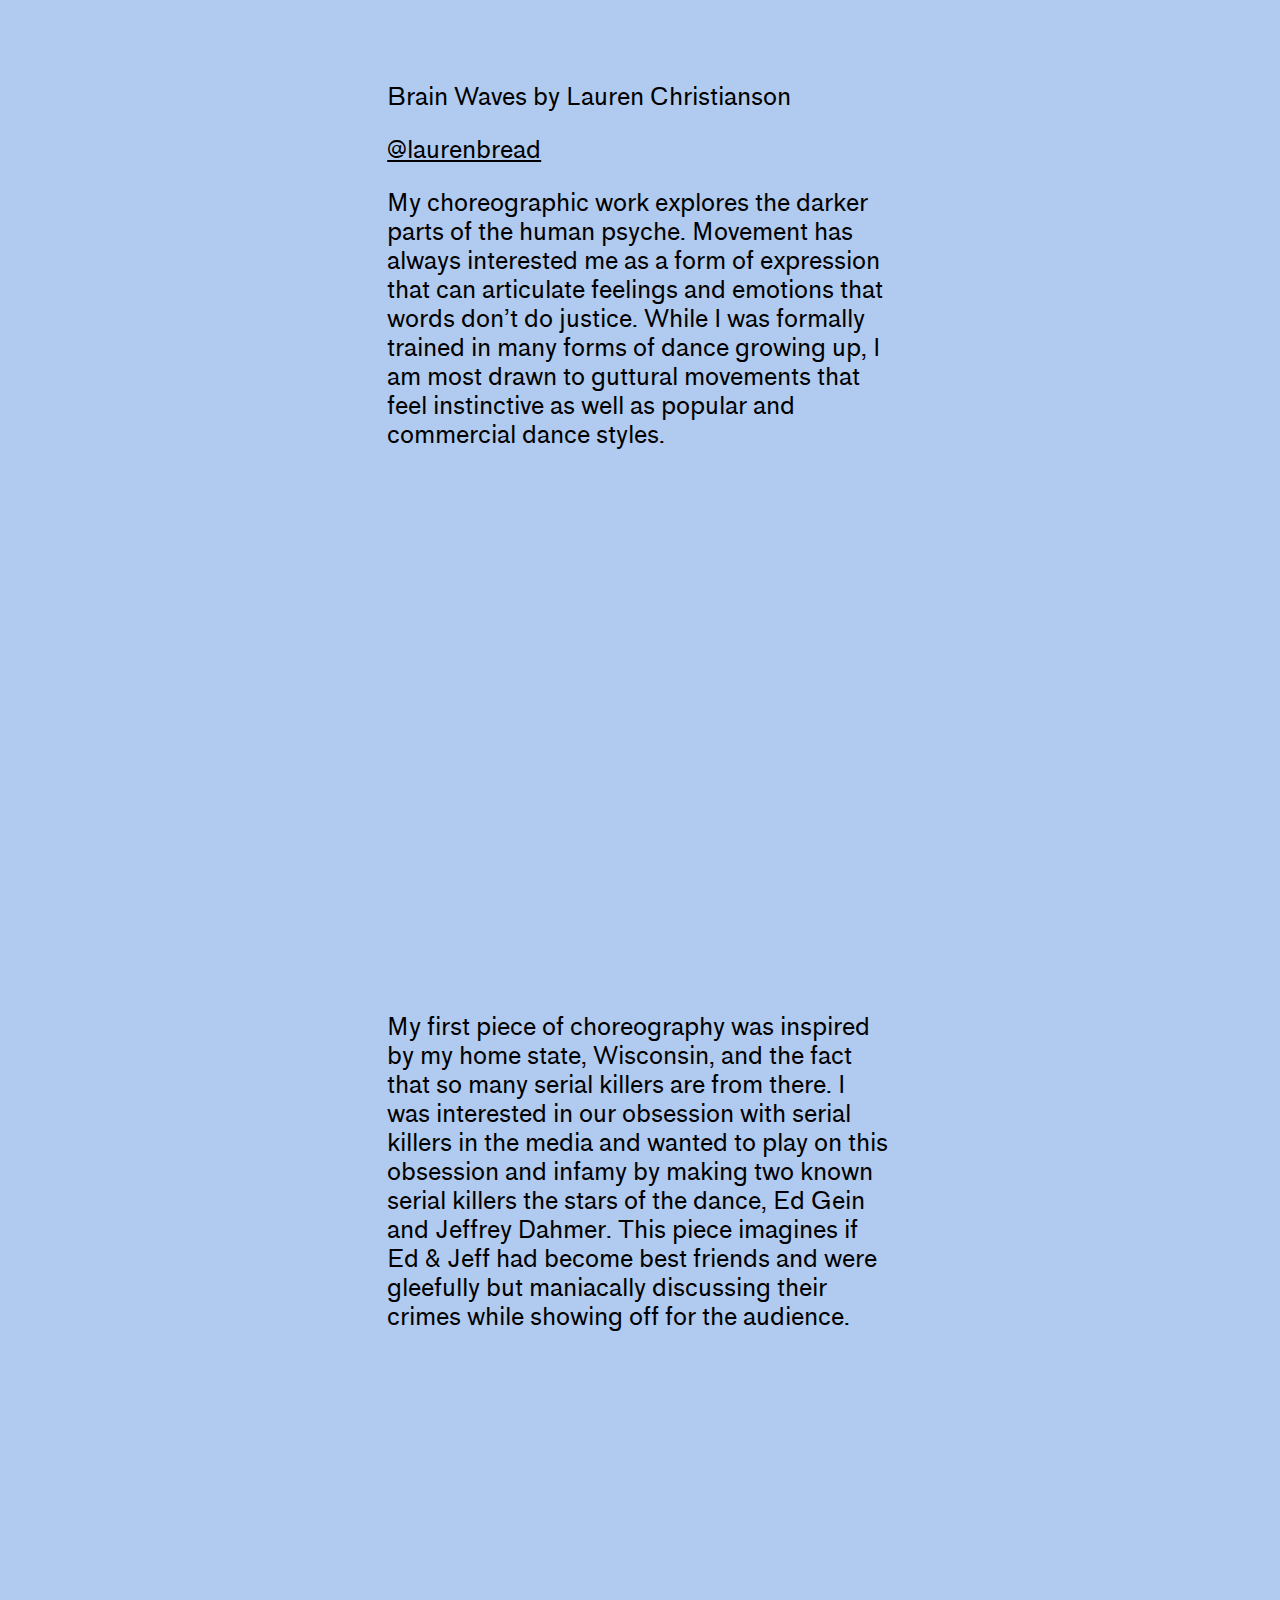
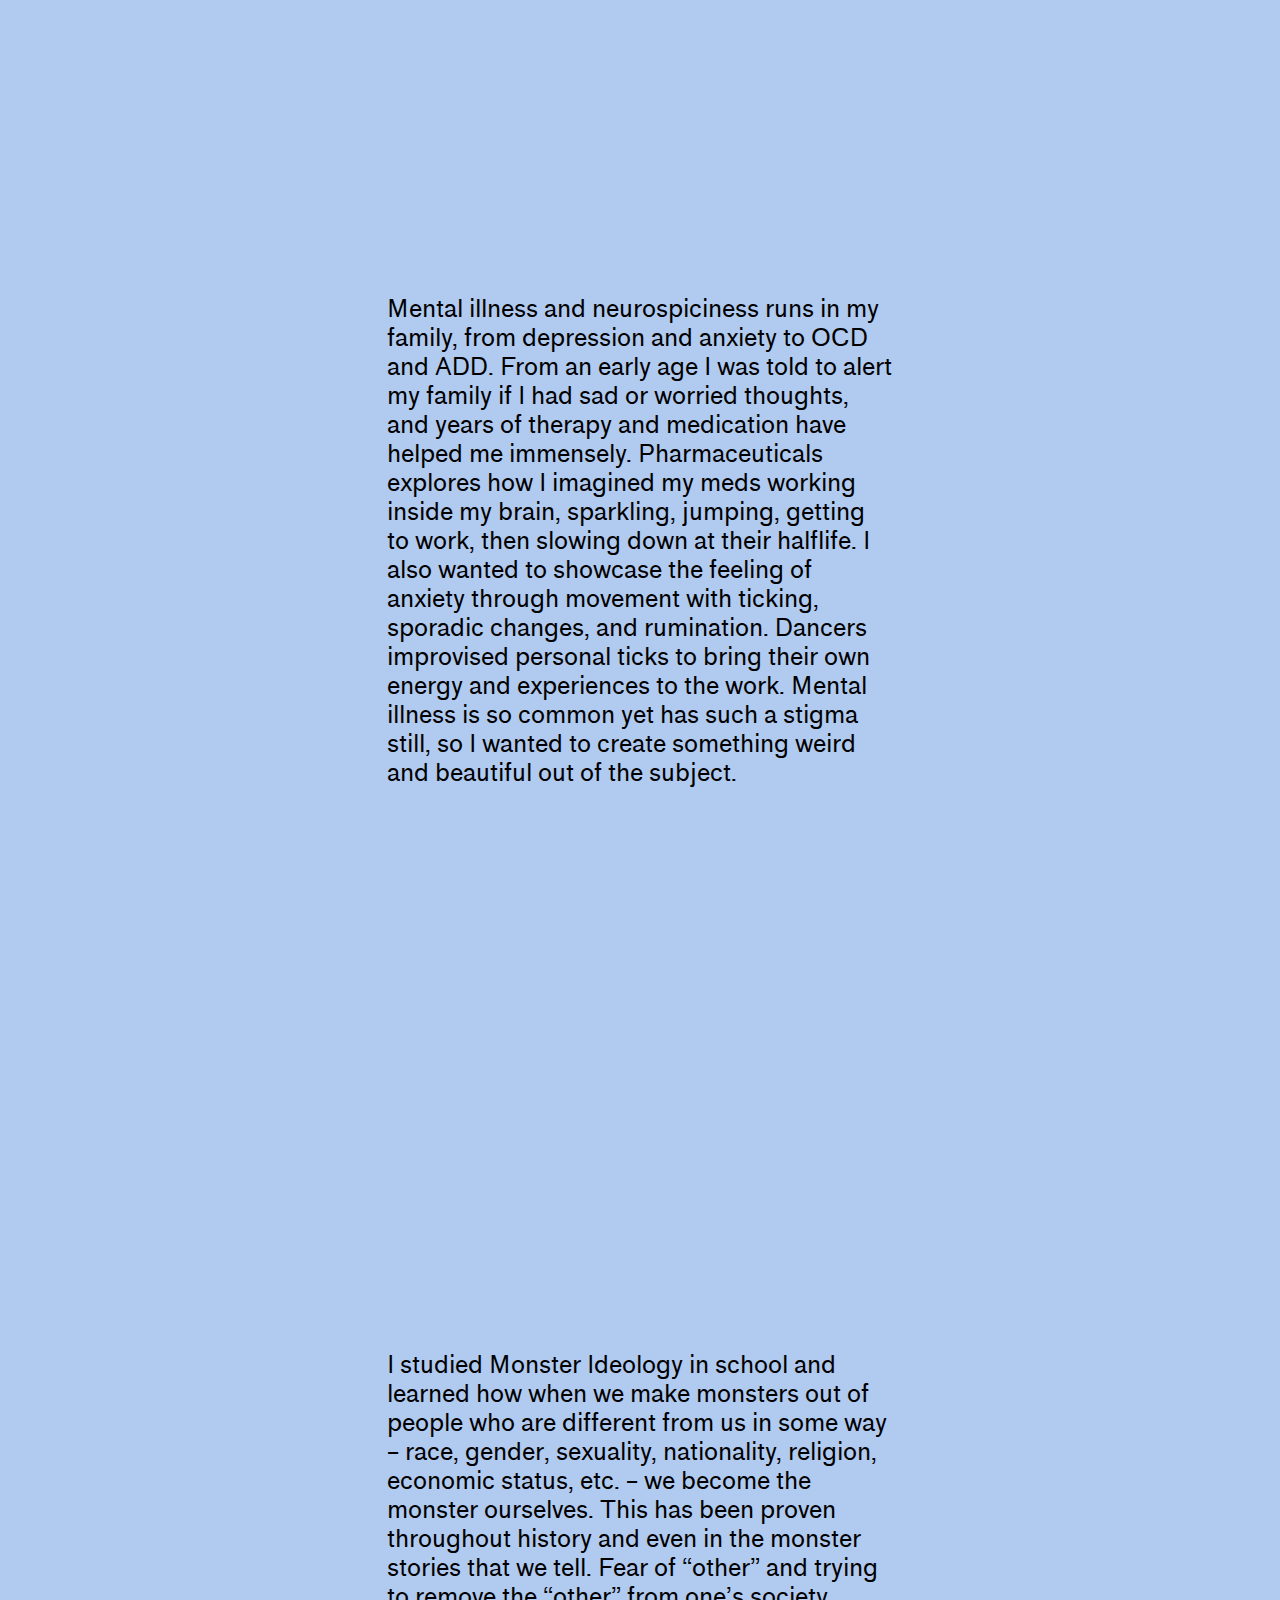
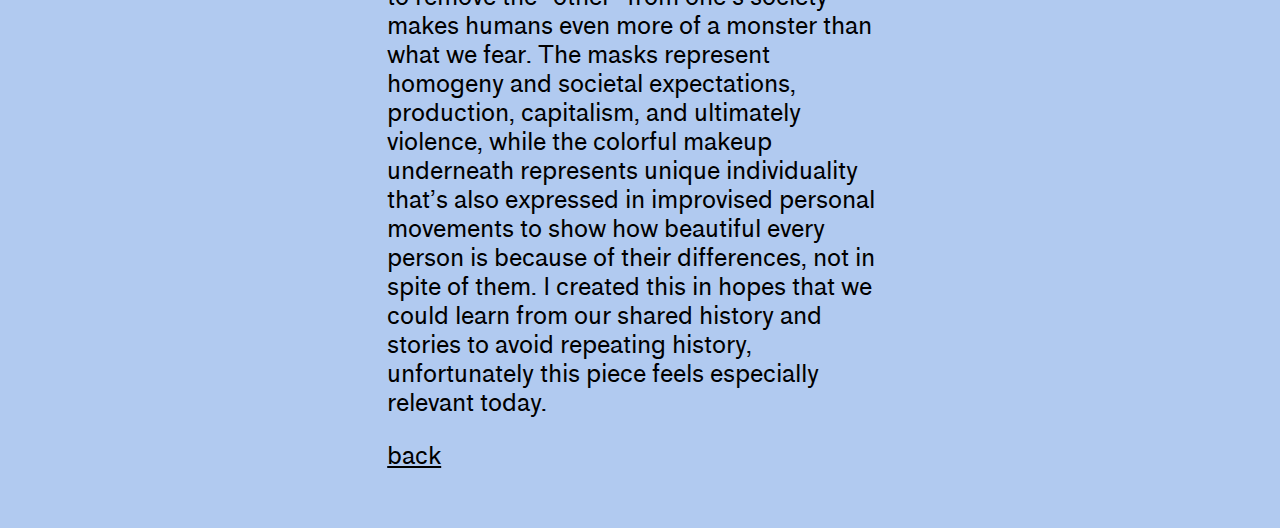
<file: pages/archive/pages/lauren.html>
<html lang="en">
<head>
    <meta charset="UTF-8">
    <meta name="viewport" content="width=device-width, initial-scale=1.0">
    <title>Brain Waves by Lauren Christianson</title>

    <link rel="stylesheet" href="styles.css">
</head>
<body>
    <div class="container">
        <p>Brain Waves by Lauren Christianson</p>
        <p><a href="https://www.instagram.com/laurenbread/">@laurenbread</a></p>
        <p>My choreographic work explores the darker parts of the human psyche. Movement has always interested me as a form of expression that can articulate feelings and emotions that words don’t do justice. While I was formally trained in many forms of dance growing up, I am most drawn to guttural movements that feel instinctive as well as popular and commercial dance styles.</p>
        <iframe width="100%" height="515" src="https://www.youtube.com/embed/nMME4bgS3EY?si=zgUToHqa8DOJ74E4" title="YouTube video player" frameborder="0" allow="accelerometer; autoplay; clipboard-write; encrypted-media; gyroscope; picture-in-picture; web-share" allowfullscreen></iframe>
        <p>My first piece of choreography was inspired by my home state, Wisconsin, and the fact that so many serial killers are from there. I was interested in our obsession with serial killers in the media and wanted to play on this obsession and infamy by making two known serial killers the stars of the dance, Ed Gein and Jeffrey Dahmer. This piece imagines if Ed & Jeff had become best friends and were gleefully but maniacally discussing their crimes while showing off for the audience.</p>
        <iframe width="100%" height="515" src="https://www.youtube.com/embed/_dzOyTRX7JA?si=0QLY_OEp_5xEXCmd" title="YouTube video player" frameborder="0" allow="accelerometer; autoplay; clipboard-write; encrypted-media; gyroscope; picture-in-picture; web-share" allowfullscreen></iframe>
        <p>Mental illness and neurospiciness runs in my family, from depression and anxiety to OCD and ADD. From an early age I was told to alert my family if I had sad or worried thoughts, and years of therapy and medication have helped me immensely. Pharmaceuticals explores how I imagined my meds working inside my brain, sparkling, jumping, getting to work, then slowing down at their halflife. I also wanted to showcase the feeling of anxiety through movement with ticking, sporadic changes, and rumination. Dancers improvised personal ticks to bring their own energy and experiences to the work. Mental illness is so common yet has such a stigma still, so I wanted to create something weird and beautiful out of the subject.</p>
        <iframe width="100%" height="515" src="https://www.youtube.com/embed/XAUtBNBsj0E?si=RxAXx-0PbLxIhgRr" title="YouTube video player" frameborder="0" allow="accelerometer; autoplay; clipboard-write; encrypted-media; gyroscope; picture-in-picture; web-share" allowfullscreen></iframe>
        <p>I studied Monster Ideology in school and learned how when we make monsters out of people who are different from us in some way – race, gender, sexuality, nationality, religion, economic status, etc. – we become the monster ourselves. This has been proven throughout history and even in the monster stories that we tell. Fear of “other” and trying to remove the “other” from one’s society makes humans even more of a monster than what we fear. The masks represent homogeny and societal expectations, production, capitalism, and ultimately violence, while the colorful makeup underneath represents unique individuality that’s also expressed in improvised personal movements to show how beautiful every person is because of their differences, not in spite of them. I created this in hopes that we could learn from our shared history and stories to avoid repeating history, unfortunately this piece feels especially relevant today.</p>

        <a style="text-align: center" href="../index.html">back</a>
    </div>
</body>
</html>
</file>
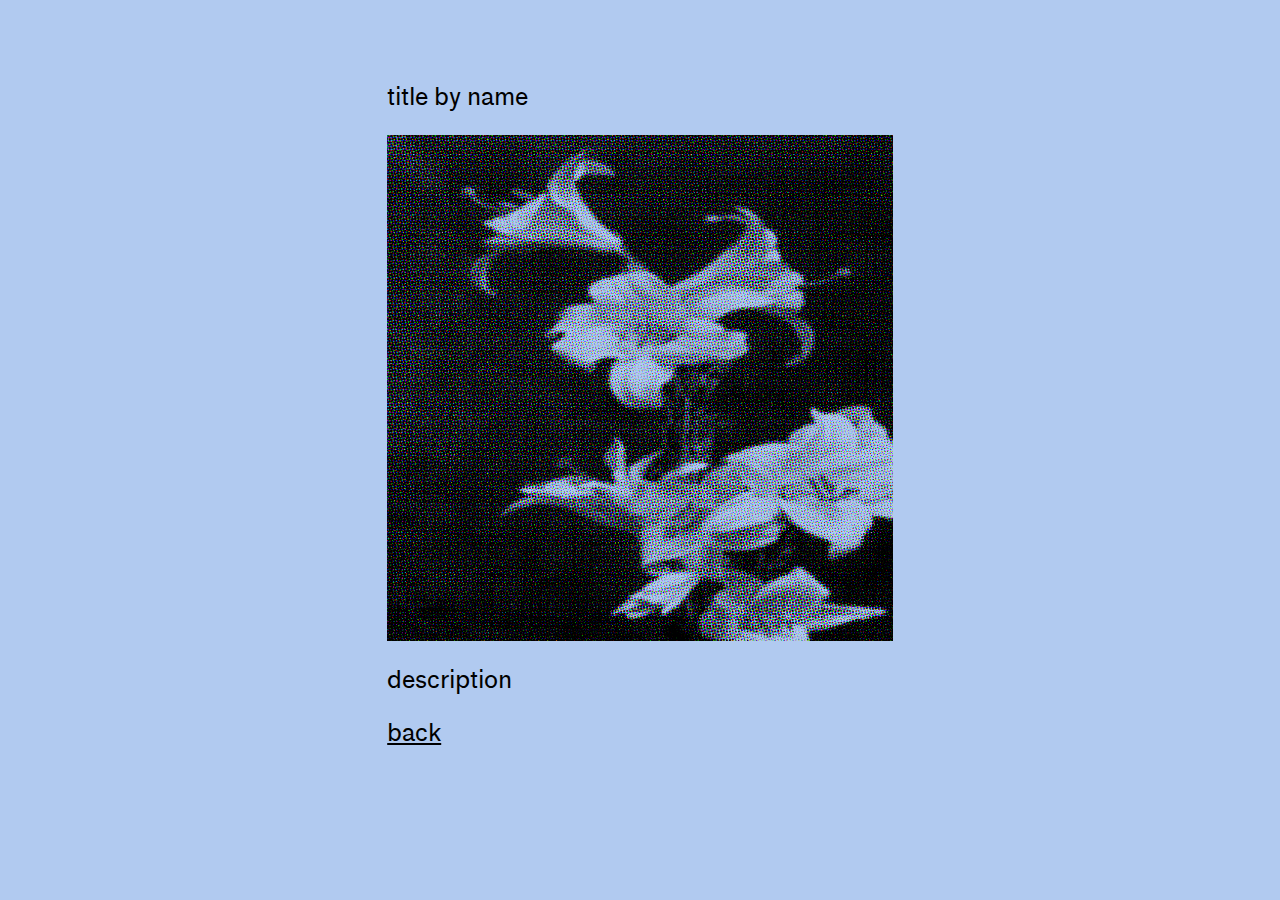
<file: pages/archive/pages/name.html>
<html lang="en">
<head>
    <meta charset="UTF-8">
    <meta name="viewport" content="width=device-width, initial-scale=1.0">
    <title>title</title>

    <link rel="stylesheet" href="styles.css">
</head>
<body>
    <div class="container">
        <p>title by name</p>
        <img width="100%" src="../../../images/lily.png">
        <p>description</p>

        <a style="text-align: center" href="../index.html">back</a>
    </div>
</body>
</html>
</file>
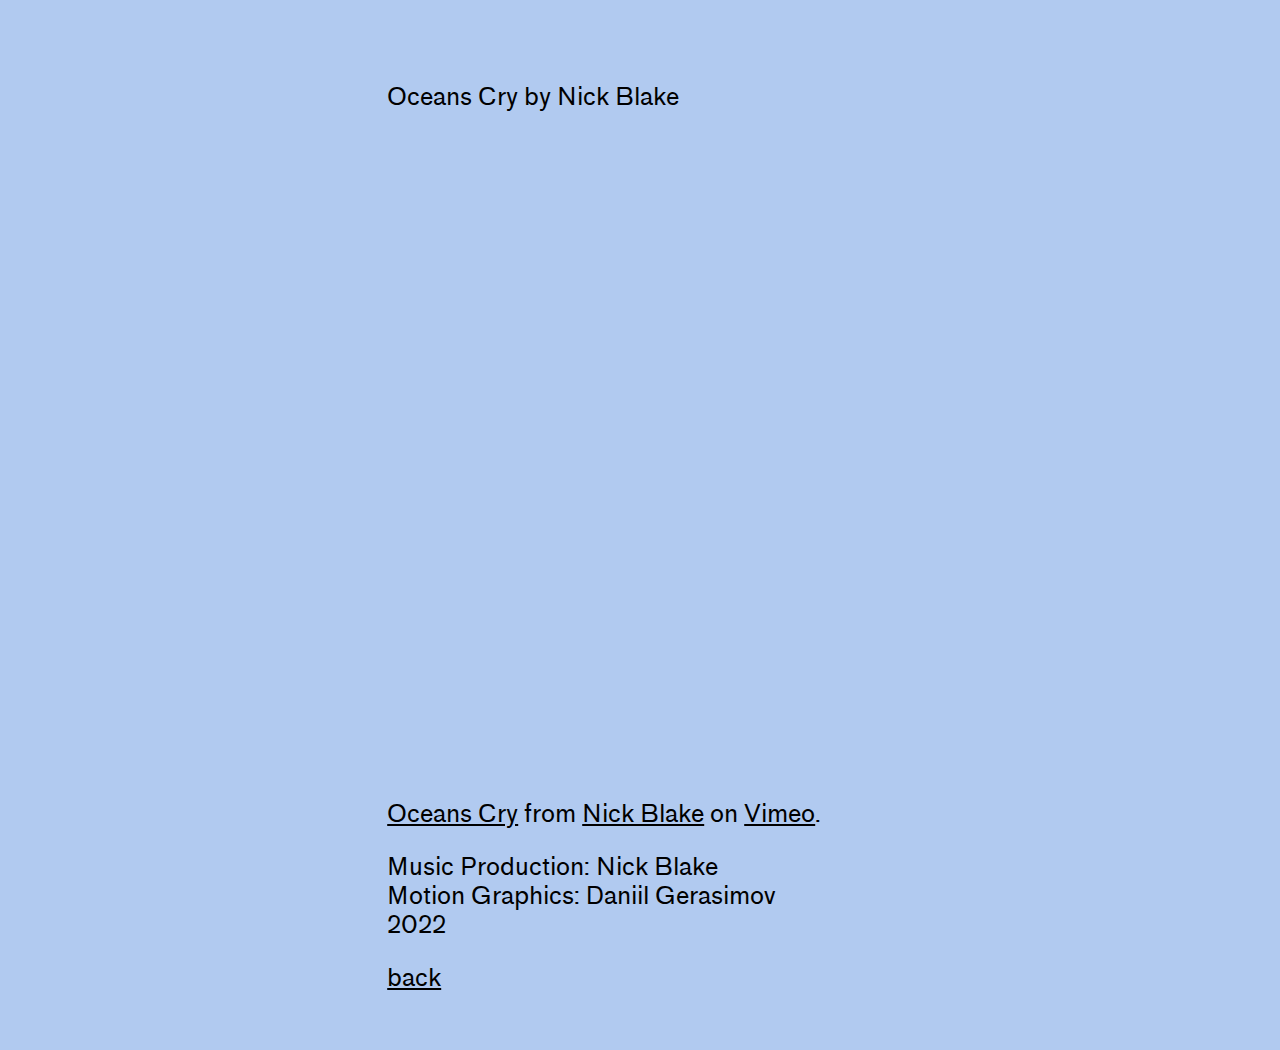
<file: pages/archive/pages/nick.html>
<html lang="en">

<head>
    <meta charset="UTF-8">
    <meta name="viewport" content="width=device-width, initial-scale=1.0">
    <title>Oceans Cry by Nick Blake</title>

    <link rel="stylesheet" href="styles.css">
</head>

<body>
    <div class="container">
        <p>Oceans Cry by Nick Blake</p>
        <iframe src="https://player.vimeo.com/video/911400319?h=3c7c8cfb24" width="640" height="640" frameborder="0"
            allow="autoplay; fullscreen; picture-in-picture" allowfullscreen></iframe>
        <p><a href="https://vimeo.com/911400319">Oceans Cry</a> from <a href="https://vimeo.com/user194193464">Nick
                Blake</a> on <a href="https://vimeo.com">Vimeo</a>.</p>
        <p>Music Production: Nick Blake<br>
            Motion Graphics: Daniil Gerasimov<br>
            2022
        </p>

        <a style="text-align: center" href="../index.html">back</a>
    </div>
</body>

</html>
</file>
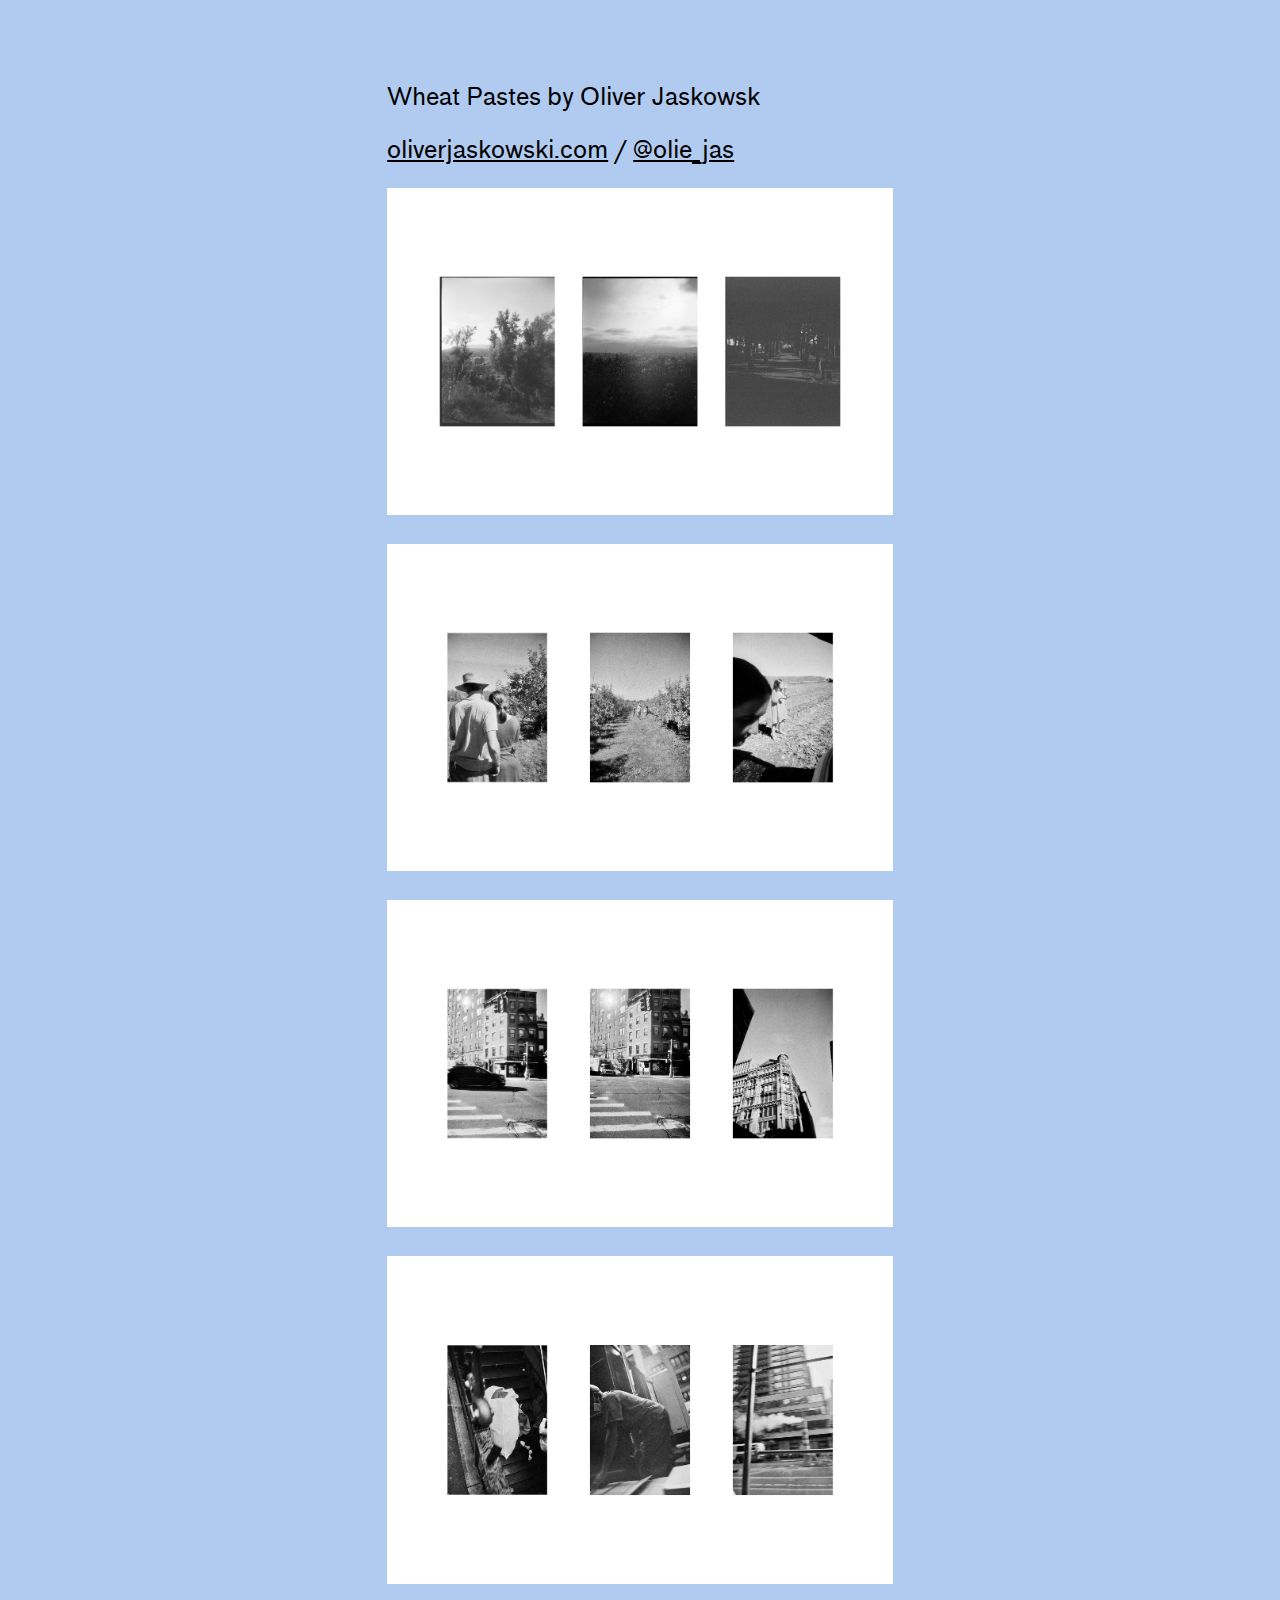
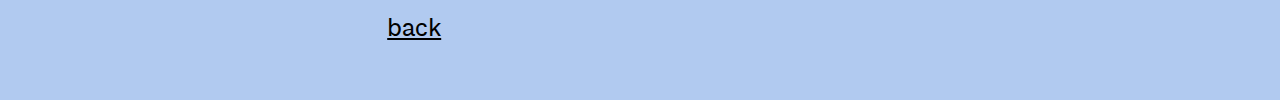
<file: pages/archive/pages/oliver.html>
<html lang="en">
<head>
    <meta charset="UTF-8">
    <meta name="viewport" content="width=device-width, initial-scale=1.0">
    <title>Wheat Pastes by Oliver Jaskowsk</title>

    <link rel="stylesheet" href="styles.css">
</head>
<body>
    <div class="container">
        <p> Wheat Pastes by Oliver Jaskowsk</p>
        <p><a href="https://oliverjaskowski.com/">oliverjaskowski.com</a> / <a href="https://www.instagram.com/olie_jas/">@olie_jas</a></p>
        <div><img src="../../../images/oliver_1.png" alt="" width="100%"></div>
        <br>
        <div><img src="../../../images/oliver_2.png" alt="" width="100%"></div>
        <br>
        <div><img src="../../../images/oliver_3.png" alt="" width="100%"></div>
        <br>
        <div><img src="../../../images/oliver_4.png" alt="" width="100%"></div>
        <br>
        <a style="text-align: center" href="../index.html">back</a>
    </div>
</body>
</html>
</file>
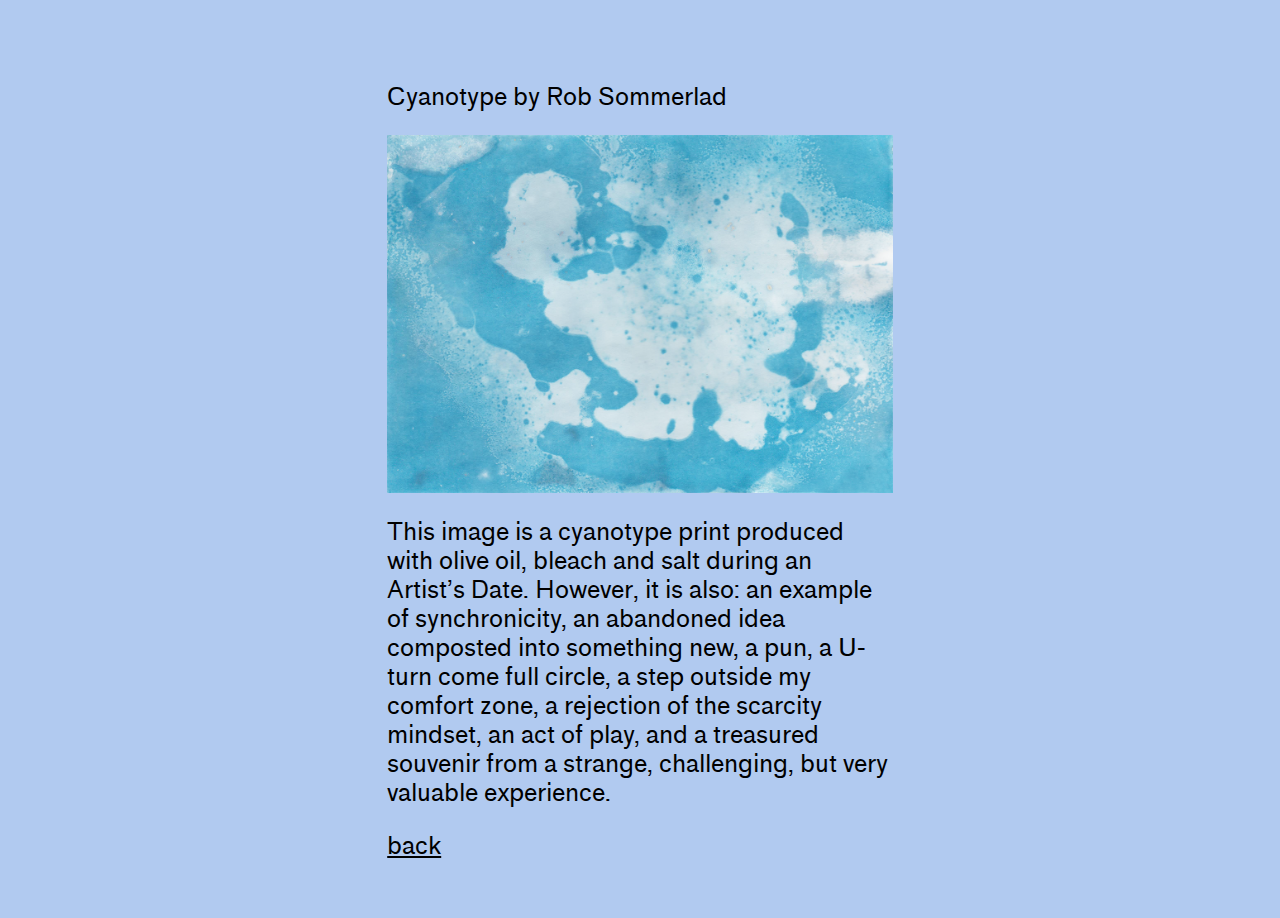
<file: pages/archive/pages/rob.html>
<html lang="en">
<head>
    <meta charset="UTF-8">
    <meta name="viewport" content="width=device-width, initial-scale=1.0">
    <title>Cyanotype by Rob Sommerlad</title>

    <link rel="stylesheet" href="styles.css">
</head>
<body>
    <div class="container">
        <p>Cyanotype by Rob Sommerlad</p>
        <img width="100%" src="../../../images/rob_cyanotype.png">
        <p>This image is a cyanotype print produced with olive oil, bleach and salt during an Artist’s Date. However, it is also: an example of synchronicity, an abandoned idea composted into something new, a pun, a U-turn come full circle, a step outside my comfort zone, a rejection of the scarcity mindset, an act of play, and a treasured souvenir from a strange, challenging, but very valuable experience.</p>

        <a style="text-align: center" href="../index.html">back</a>
    </div>
</body>
</html>
</file>
<file: styles.css>
@font-face {
    font-family: 'standard';
    src: url(fonts/Standard-Book.woff2);
}
@font-face {
    font-family: 'times now';
    src: url(fonts/TimesNow-Light.woff2);
}

body{
    font-family: 'standard';
    text-rendering: optimizeLegibility;
    font-size: 18px;
    background-color: #b1caf0;
}
.cover{
    color: #b1caf0;
    display: flex;
    align-items: end;
}

.title{
    font-family: 'standard';
    padding: 50px;

}

.container{
    display:flex;
    width: 100%;
    margin:auto;
    height: 90%;
    padding: 20px;
}

a{
    font-size: 50px;
    color: black;
    text-decoration: none;
}

a:visited{
    color: black;
}


#prev{
    width: 10%;
    display:flex;
    align-items: center;
    justify-content: center;
}

#next{
    width:10%;
    display:flex;
    align-items: center;
    justify-content: center;
}

#left-page{
    width:40%;
}

#right-page{
    width:40%;
}

.grid-container{
    display: grid;
    grid-template-columns: repeat(3,1fr);
    grid-template-rows: repeat(4,1fr);
    grid-gap: 20px;
    padding: 20px;
    margin: auto;
    justify-content: center;
    height: 80%;
}

.grid-container div {
    overflow: hidden;
}
</file>
<file: pages/archive/pages/styles.css>
@font-face {
    font-family: 'standard';
    src: url(../../../fonts/Standard-Book.woff2);
}
@font-face {
    font-family: 'times now';
    src: url(../../../fonts/TimesNow-Light.woff2);
}

body{
    font-family: 'standard';
    font-size: 1.5rem;
    background-color: rgb(177, 202, 240);
}


.container{
    padding: 50px 0px;
    width: 40%;
    margin: auto;
}

a{
    color: black;
}

a:visited{
    color: black;
}
</file>
